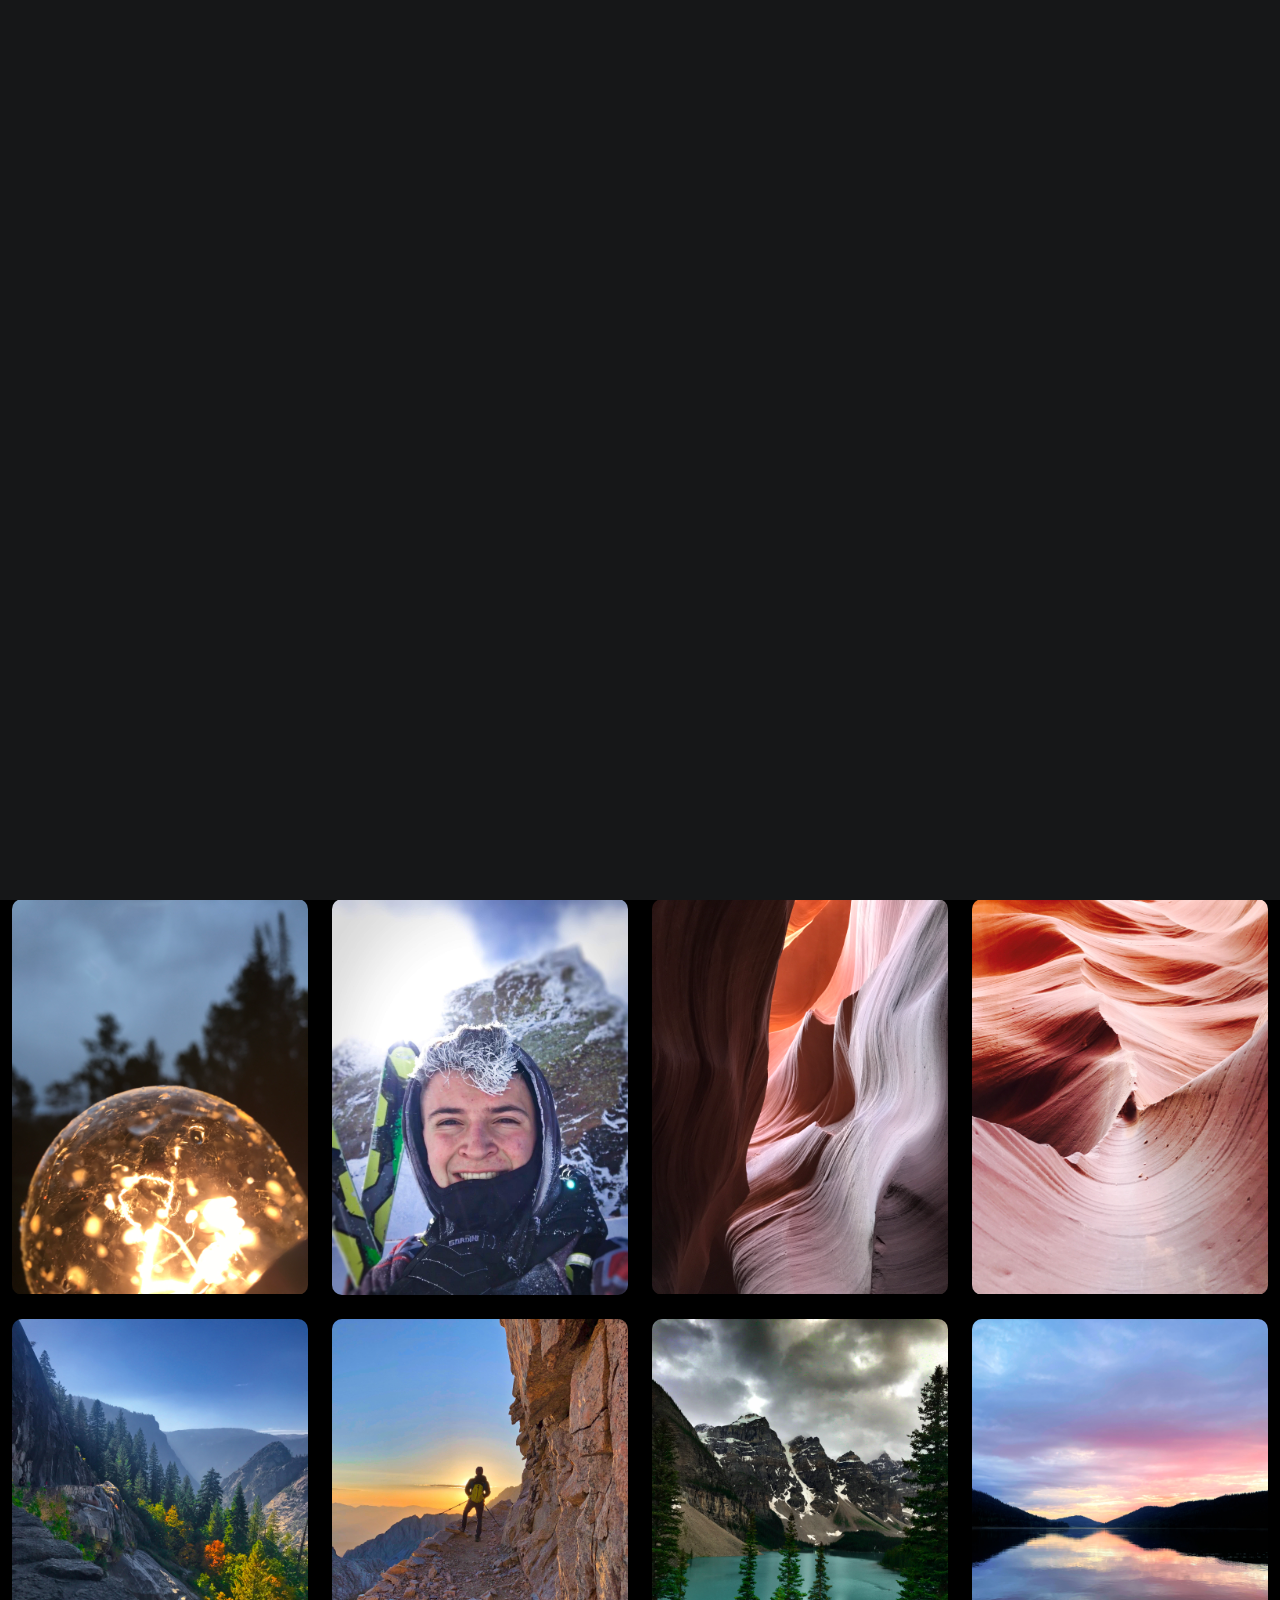
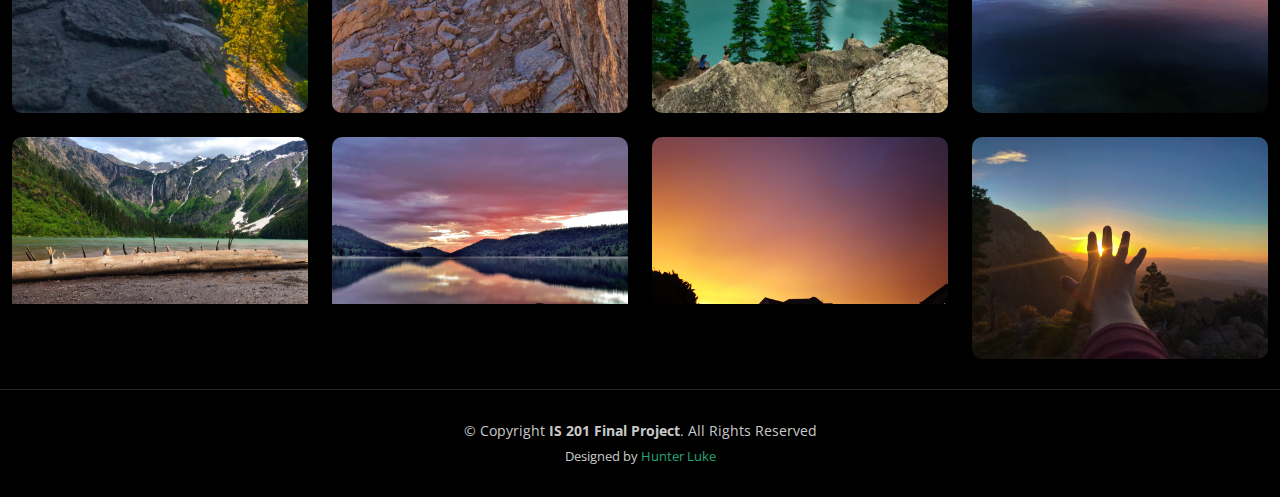
<file: index.html>
<!DOCTYPE html>
<html lang="en">

<head>
  <meta charset="utf-8">
  <meta content="width=device-width, initial-scale=1.0" name="viewport">

  <title>Lucky Shot</title>
  <meta content="" name="description">
  <meta content="" name="keywords">

  <!-- Favicons -->
  <link href="img/favicon.png" rel="icon">
  <link href="img/apple-touch-icon.png" rel="apple-touch-icon">

  <!-- Google Fonts -->
  <link rel="preconnect" href="https://fonts.googleapis.com">
  <link rel="preconnect" href="https://fonts.gstatic.com" crossorigin>
  <link href="https://fonts.googleapis.com/css2?family=Open+Sans:ital,wght@0,300;0,400;0,500;0,600;0,700;1,300;1,400;1,600;1,700&family=Inter:ital,wght@0,300;0,400;0,500;0,600;0,700;1,300;1,400;1,500;1,600;1,700&family=Cardo:ital,wght@0,400;0,700;1,400&display=swap" rel="stylesheet">

  <!-- Vendor CSS Files -->
  <link href="vendor/bootstrap/css/bootstrap.min.css" rel="stylesheet">
  <link href="vendor/bootstrap-icons/bootstrap-icons.css" rel="stylesheet">
  <link href="vendor/swiper/swiper-bundle.min.css" rel="stylesheet">
  <link href="vendor/glightbox/css/glightbox.min.css" rel="stylesheet">
  <link href="vendor/aos/aos.css" rel="stylesheet">

  <!-- Template Main CSS File -->
  <link href="css/main.css" rel="stylesheet">
  <link href="css/overwrite.css" rel="stylesheet>"

  <!-- =======================================================
  * Template Name: PhotoFolio - v1.1.1
  * Template URL: https://bootstrapmade.com/photofolio-bootstrap-photography-website-template/
  * Author: BootstrapMade.com
  * License: https://bootstrapmade.com/license/
  ======================================================== -->
</head>

<body>

  <!-- ======= Header ======= -->
  <header id="header" class="header d-flex align-items-center fixed-top">
    <div class="container-fluid d-flex align-items-center justify-content-between">

      <a href="index.html" class="logo d-flex align-items-center  me-auto me-lg-0">
        <!-- Uncomment the line below if you also wish to use an image logo -->
        <!-- <img src="assets/img/logo.png" alt=""> -->
        <i class="bi bi-camera"></i>
        <h1>Lucky Shot</h1>
      </a>

      <nav id="navbar" class="navbar">
          <a href="index.html" class="active">Home</a>
          <a href="about.html" >About</a>
          <a href="contact.html">Contact</a>
          <a href="resume.html">Resume</a>
      </nav><!-- .navbar -->

      <div class="header-social-links">
        <a href="https://twitter.com/" target="blank" class="twitter"><i class="bi bi-twitter"></i></a>
        <a href="https://www.facebook.com/" target="blank" class="facebook"><i class="bi bi-facebook"></i></a>
        <a href="https://www.instagram.com/" target="blank" class="instagram"><i class="bi bi-instagram"></i></a>
        <a href="https://www.linkedin.com/" target="blank" class="linkedin"><i class="bi bi-linkedin"></i></i></a>
      </div>
      <i class="mobile-nav-toggle mobile-nav-show bi bi-list"></i>
      <i class="mobile-nav-toggle mobile-nav-hide d-none bi bi-x"></i>

    </div>
  </header><!-- End Header -->

  <!-- ======= Hero Section ======= -->
  <section id="hero" class="hero d-flex flex-column justify-content-center align-items-center" data-aos="fade" data-aos-delay="1500">
    <div class="container">
      <div class="row justify-content-center">
        <div class="col-lg-6 text-center">
          <h2><span>Hunter Luke</span><br></h2>
          <h3>Your next <br>
            <span style="font-size: smaller; font-style: italic">(and best)</span>
            <br>
            Adventure Photographer.</h3>
          <section class="gallery">
            <div class="container-fluid">
              <div class="row gy-4 justify-content-center">
                <div class="col-xl-3 col-lg-4 col-md-6">
                  <div class="gallery-item h-100">
                    <img src="images/IMG_6851_polarr.jpg" class="img-fluid" alt="">
                  </div>
                </div>
              </div>
            </div>
          </section>
          <a href="about.html" class="btn-get-started">About Me</a>
        </div>
      </div>
    </div>
  </section><!-- End Hero Section -->



  <main id="main" data-aos="fade" data-aos-delay="1500">

    <!-- ======= Gallery Section ======= -->
    <section id="gallery" class="gallery">
      <div class="container-fluid">
        <div class="row gy-4 justify-content-center">

          <div class="col-xl-3 col-lg-4 col-md-6">
            <div class="gallery-item h-100">
              <img src="images/IMG_3687.JPG" class="img-fluid" alt="">
              <div class="gallery-links d-flex align-items-center justify-content-center">
                <a href="images/IMG_3687.JPG" title="Gallery 1" class="glightbox preview-link"><i class="bi bi-arrows-angle-expand"></i></a>
              </div>
            </div>
          </div><!-- End Gallery Item -->
          <div class="col-xl-3 col-lg-4 col-md-6">
            <div class="gallery-item h-100">
              <img src="images/IMG_8610.jpg" class="img-fluid" alt="">
              <div class="gallery-links d-flex align-items-center justify-content-center">
                <a href="images/IMG_8610.jpg" title="Gallery 16" class="glightbox preview-link"><i class="bi bi-arrows-angle-expand"></i></a>
              </div>
            </div>
          </div><!-- End Gallery Item -->
          <div class="col-xl-3 col-lg-4 col-md-6">
            <div class="gallery-item h-100">
              <img src="images/IMG_6193.JPG" class="img-fluid" alt="">
              <div class="gallery-links d-flex align-items-center justify-content-center">
                <a href="images/IMG_6193.JPG" title="Gallery 6" class="glightbox preview-link"><i class="bi bi-arrows-angle-expand"></i></a>
              </div>
            </div>
          </div><!-- End Gallery Item -->
          <div class="col-xl-3 col-lg-4 col-md-6">
            <div class="gallery-item h-100">
              <img src="images/IMG_9319.PNG" class="img-fluid" alt="">
              <div class="gallery-links d-flex align-items-center justify-content-center">
                <a href="images/IMG_9319.PNG" title="Gallery 15" class="glightbox preview-link"><i class="bi bi-arrows-angle-expand"></i></a>
              </div>
            </div>
          </div><!-- End Gallery Item -->
          <div class="col-xl-3 col-lg-4 col-md-6">
            <div class="gallery-item h-100">
              <img src="images/IMG_5724.JPG" class="img-fluid" alt="">
              <div class="gallery-links d-flex align-items-center justify-content-center">
                <a href="images/IMG_5724.JPG" title="Gallery 2" class="glightbox preview-link"><i class="bi bi-arrows-angle-expand"></i></a>
              </div>
            </div>
          </div><!-- End Gallery Item -->
          <div class="col-xl-3 col-lg-4 col-md-6">
            <div class="gallery-item h-100">
              <img src="images/IMG_6242.JPG" class="img-fluid" alt="">
              <div class="gallery-links d-flex align-items-center justify-content-center">
                <a href="images/IMG_6242.JPG" title="Gallery 3" class="glightbox preview-link"><i class="bi bi-arrows-angle-expand"></i></a>
              </div>
            </div>
          </div><!-- End Gallery Item -->
          <div class="col-xl-3 col-lg-4 col-md-6">
            <div class="gallery-item h-100">
              <img src="images/IMG_6199.JPG" class="img-fluid" alt="">
              <div class="gallery-links d-flex align-items-center justify-content-center">
                <a href="images/IMG_6199.JPG" title="Gallery 4" class="glightbox preview-link"><i class="bi bi-arrows-angle-expand"></i></a>
              </div>
            </div>
          </div><!-- End Gallery Item -->
          <div class="col-xl-3 col-lg-4 col-md-6">
            <div class="gallery-item h-100">
              <img src="images/IMG_6184.JPG" class="img-fluid" alt="">
              <div class="gallery-links d-flex align-items-center justify-content-center">
                <a href="images/IMG_6184.JPG" title="Gallery 7" class="glightbox preview-link"><i class="bi bi-arrows-angle-expand"></i></a>
              </div>
            </div>
          </div><!-- End Gallery Item -->
          <div class="col-xl-3 col-lg-4 col-md-6">
            <div class="gallery-item h-100">
              <img src="images/IMG_3546.JPG" class="img-fluid" alt="">
              <div class="gallery-links d-flex align-items-center justify-content-center">
                <a href="images/IMG_3546.JPG" title="Gallery 7" class="glightbox preview-link"><i class="bi bi-arrows-angle-expand"></i></a>
              </div>
            </div>
          </div><!-- End Gallery Item -->
          <div class="col-xl-3 col-lg-4 col-md-6">
            <div class="gallery-item h-100">
              <img src="images/IMG_4395_polarr.jpg" class="img-fluid" alt="">
              <div class="gallery-links d-flex align-items-center justify-content-center">
                <a href="images/IMG_4395_polarr.jpg" title="Gallery 11" class="glightbox preview-link"><i class="bi bi-arrows-angle-expand"></i></a>
              </div>
            </div>
          </div><!-- End Gallery Item -->
          <div class="col-xl-3 col-lg-4 col-md-6">
            <div class="gallery-item h-100">
              <img src="images/IMG_2048.JPG" class="img-fluid" alt="">
              <div class="gallery-links d-flex align-items-center justify-content-center">
                <a href="images/IMG_2048.JPG" title="Gallery 14" class="glightbox preview-link"><i class="bi bi-arrows-angle-expand"></i></a>
              </div>
            </div>
          </div><!-- End Gallery Item -->
          <div class="col-xl-3 col-lg-4 col-md-6">
            <div class="gallery-item h-100">
              <img src="images/Snapseed 9.jpg" class="img-fluid" alt="">
              <div class="gallery-links d-flex align-items-center justify-content-center">
                <a href="images/Snapseed 9.jpg" title="Gallery 8" class="glightbox preview-link"><i class="bi bi-arrows-angle-expand"></i></a>
              </div>
            </div>
          </div><!-- End Gallery Item -->
          <div class="col-xl-3 col-lg-4 col-md-6">
            <div class="gallery-item h-100">
              <img src="images/IMG_1447.TIF" class="img-fluid" alt="">
              <div class="gallery-links d-flex align-items-center justify-content-center">
                <a href="images/IMG_1447.TIF" title="Gallery 5" class="glightbox preview-link"><i class="bi bi-arrows-angle-expand"></i></a>
              </div>
            </div>
          </div><!-- End Gallery Item -->
          <div class="col-xl-3 col-lg-4 col-md-6">
            <div class="gallery-item h-100">
              <img src="images/FullSizeRender 7.jpg" class="img-fluid" alt="">
              <div class="gallery-links d-flex align-items-center justify-content-center">
                <a href="images/FullSizeRender 7.jpg" title="Gallery 12" class="glightbox preview-link"><i class="bi bi-arrows-angle-expand"></i></a>
              </div>
            </div>
          </div><!-- End Gallery Item -->
          <div class="col-xl-3 col-lg-4 col-md-6">
            <div class="gallery-item h-100">
              <img src="images/DJI_0239 2.JPG" class="img-fluid" alt="">
              <div class="gallery-links d-flex align-items-center justify-content-center">
                <a href="images/DJI_0239 2.JPG" title="Gallery 12" class="glightbox preview-link"><i class="bi bi-arrows-angle-expand"></i></a>
              </div>
            </div>
          </div><!-- End Gallery Item -->
          <div class="col-xl-3 col-lg-4 col-md-6">
            <div class="gallery-item h-100">
              <img src="images/IMG_3138.JPG" class="img-fluid" alt="">
              <div class="gallery-links d-flex align-items-center justify-content-center">
                <a href="images/IMG_3138.JPG" title="Gallery 12" class="glightbox preview-link"><i class="bi bi-arrows-angle-expand"></i></a>
              </div>
            </div>
          </div><!-- End Gallery Item -->



        </div>

      </div>
    </section><!-- End Gallery Section -->

  </main><!-- End #main -->

  <!-- ======= Footer ======= -->
  <footer id="footer" class="footer">
    <div class="container">
      <div class="copyright">
        &copy; Copyright <strong><span>IS 201 Final Project</span></strong>. All Rights Reserved
      </div>
      <div class="credits">
        <!-- All the links in the footer should remain intact. -->
        <!-- You can delete the links only if you purchased the pro version. -->
        <!-- Licensing information: https://bootstrapmade.com/license/ -->
        <!-- Purchase the pro version with working PHP/AJAX contact form: https://bootstrapmade.com/photofolio-bootstrap-photography-website-template/ -->
        Designed by <a href="https://bootstrapmade.com/">Hunter Luke</a>
      </div>
    </div>
  </footer><!-- End Footer -->

  <a href="#" class="scroll-top d-flex align-items-center justify-content-center"><i class="bi bi-arrow-up-short"></i></a>

  <div id="preloader">
    <div class="line"></div>
  </div>

  <!-- Vendor JS Files -->
  <script src="vendor/bootstrap/js/bootstrap.bundle.min.js"></script>
  <script src="vendor/swiper/swiper-bundle.min.js"></script>
  <script src="vendor/glightbox/js/glightbox.min.js"></script>
  <script src="vendor/aos/aos.js"></script>
  <script src="vendor/php-email-form/validate.js"></script>

  <!-- Template Main JS File -->
  <script src="js/main.js"></script>

</body>

</html>
</file>
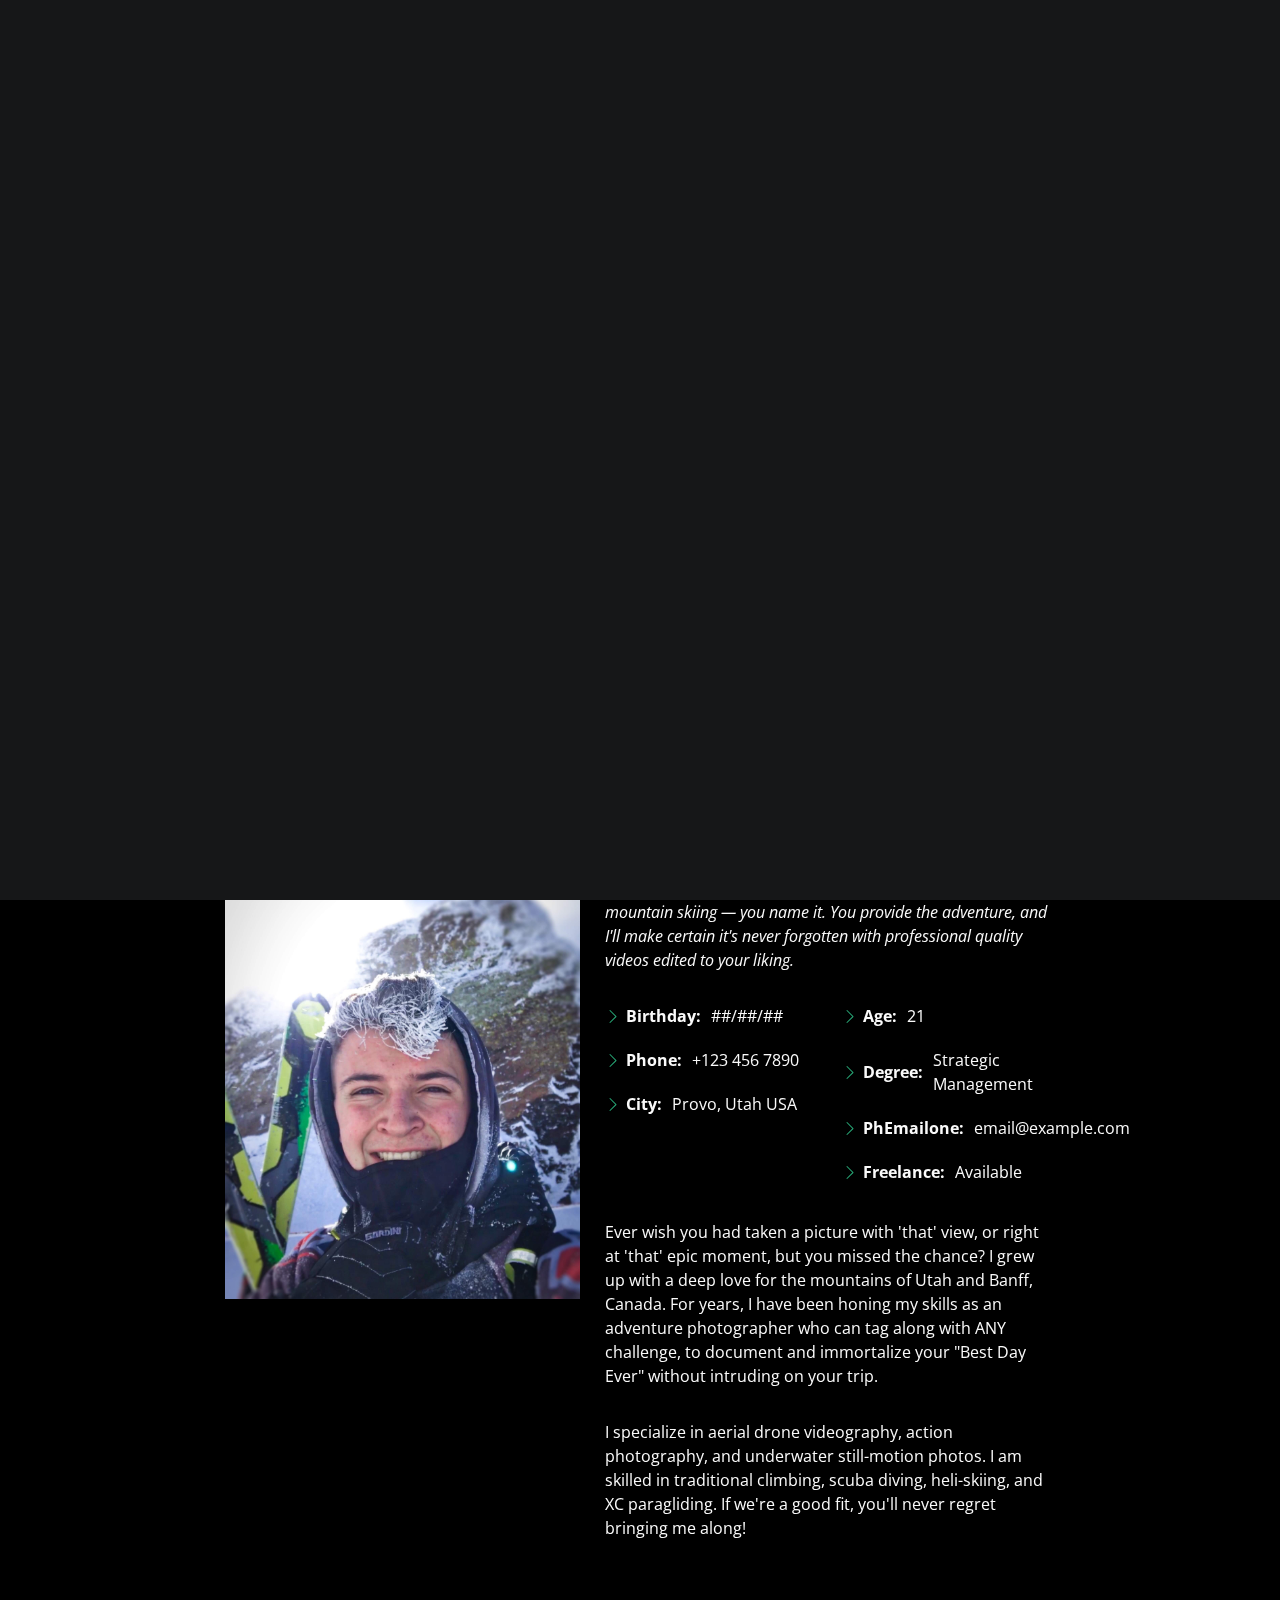
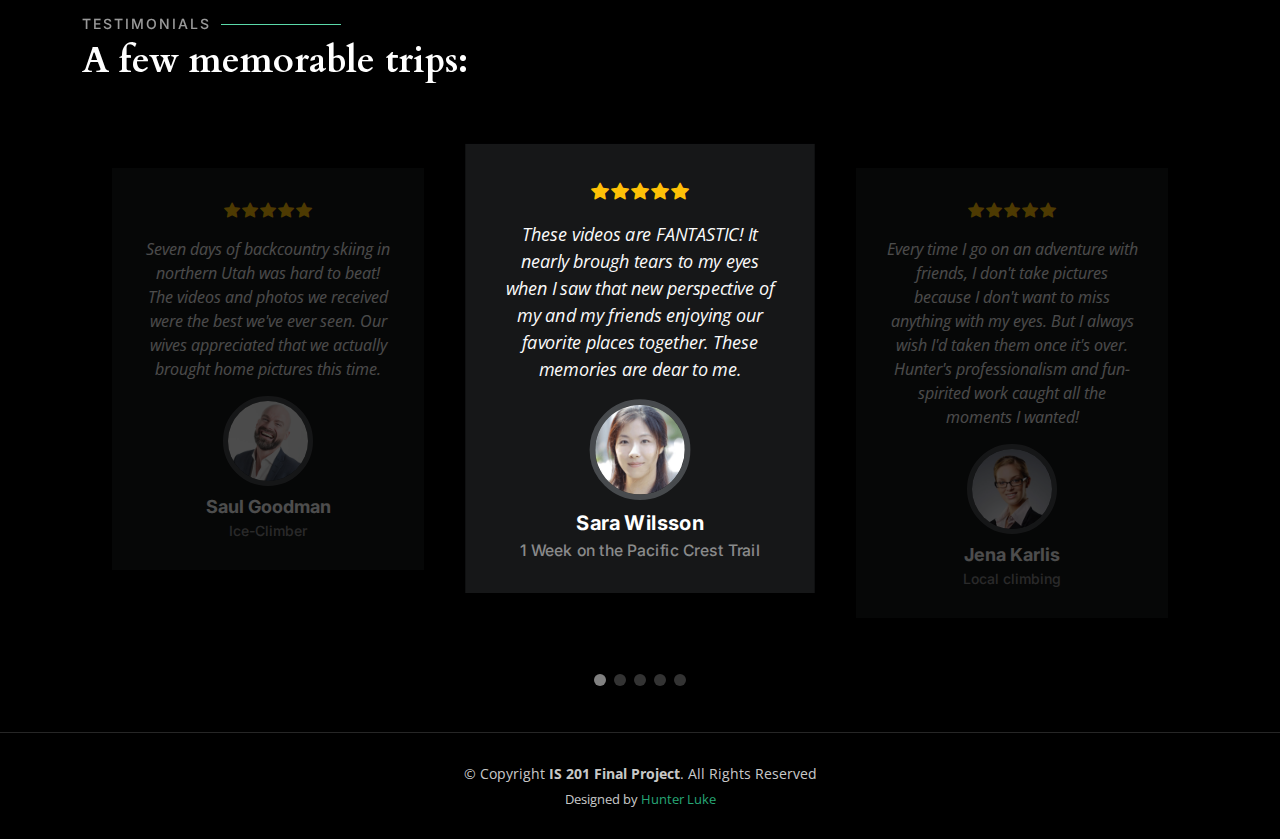
<file: about.html>
<!DOCTYPE html>
<html lang="en">

<head>
  <meta charset="utf-8">
  <meta content="width=device-width, initial-scale=1.0" name="viewport">

  <title>About Me</title>
  <meta content="" name="description">
  <meta content="" name="keywords">

  <!-- Favicons -->
  <link href="img/favicon.png" rel="icon">
  <link href="img/apple-touch-icon.png" rel="apple-touch-icon">

  <!-- Google Fonts -->
  <link rel="preconnect" href="https://fonts.googleapis.com">
  <link rel="preconnect" href="https://fonts.gstatic.com" crossorigin>
  <link href="https://fonts.googleapis.com/css2?family=Open+Sans:ital,wght@0,300;0,400;0,500;0,600;0,700;1,300;1,400;1,600;1,700&family=Inter:ital,wght@0,300;0,400;0,500;0,600;0,700;1,300;1,400;1,500;1,600;1,700&family=Cardo:ital,wght@0,400;0,700;1,400&display=swap" rel="stylesheet">

  <!-- Vendor CSS Files -->
  <link href="vendor/bootstrap/css/bootstrap.min.css" rel="stylesheet">
  <link href="vendor/bootstrap-icons/bootstrap-icons.css" rel="stylesheet">
  <link href="vendor/swiper/swiper-bundle.min.css" rel="stylesheet">
  <link href="vendor/glightbox/css/glightbox.min.css" rel="stylesheet">
  <link href="vendor/aos/aos.css" rel="stylesheet">

  <!-- Template Main CSS File -->
  <link href="css/main.css" rel="stylesheet">

  <!-- =======================================================
  * Template Name: PhotoFolio - v1.1.1
  * Template URL: https://bootstrapmade.com/photofolio-bootstrap-photography-website-template/
  * Author: BootstrapMade.com
  * License: https://bootstrapmade.com/license/
  ======================================================== -->
</head>

<body>

  <!-- ======= Header ======= -->
  <header id="header" class="header d-flex align-items-center fixed-top">
    <div class="container-fluid d-flex align-items-center justify-content-between">

      <a href="index.html" class="logo d-flex align-items-center  me-auto me-lg-0">
        <!-- Uncomment the line below if you also wish to use an image logo -->
        <!-- <img src="assets/img/logo.png" alt=""> -->
        <i class="bi bi-camera"></i>
        <h1>Lucky Shot</h1>
      </a>

      <nav id="navbar" class="navbar">
        <ul>
          <li><a href="index.html">Home</a></li>
          <li><a href="about.html" class="active">About</a></li>
          <li><a href="contact.html">Contact</a></li>
          <a href="resume.html">Resume</a>
        </ul>
      </nav><!-- .navbar -->

      <div class="header-social-links">
        <a href="https://twitter.com/" target="blank" class="twitter"><i class="bi bi-twitter"></i></a>
        <a href="https://www.facebook.com/" target="blank" class="facebook"><i class="bi bi-facebook"></i></a>
        <a href="https://www.instagram.com/" target="blank" class="instagram"><i class="bi bi-instagram"></i></a>
        <a href="https://www.linkedin.com/" target="blank" class="linkedin"><i class="bi bi-linkedin"></i></i></a>
      </div>
      <i class="mobile-nav-toggle mobile-nav-show bi bi-list"></i>
      <i class="mobile-nav-toggle mobile-nav-hide d-none bi bi-x"></i>

    </div>
  </header><!-- End Header -->

  <main id="main" data-aos="fade" data-aos-delay="1500">

    <!-- ======= End Page Header ======= -->
    <div class="page-header d-flex align-items-center">
      <div class="container position-relative">
        <div class="row d-flex justify-content-center">
          <div class="col-lg-6 text-center">
            <h2>Your Next Drone Pilot</h2>
            <p>At your service </p>
          </div>
        </div>
      </div>
    </div>
    <center>
      <iframe width="660" height="415" src="https://www.youtube.com/embed/tPTZ3TrEWCU"
              title="YouTube video player" frameborder="0" allow="accelerometer; autoplay; clipboard-write; encrypted-media; gyroscope; picture-in-picture"
              allowfullscreen>
      </iframe>
      <!--
      <video width="800" class="img-fluid" style="position: center" controls>
        <source src="vids/2.MOV" type="video/mp4">
      </video>-->
    </center>
      <p>&nbsp</p>

    <!-- ======= About Section ======= -->
    <section id="about" class="about">
      <div class="container">

        <div class="row gy-4 justify-content-center">
          <div class="col-lg-4">
            <img src="images/IMG_6242.JPG" class="img-fluid" alt="">
          </div>
          <div class="col-lg-5 content">
            <h2>Backcountry Aerial Videography</h2>
            <p class="fst-italic py-3">
              Hiking cross-country, summiting a peak, climbing a cliff, big-mountain skiing — you name it. You provide the adventure, and I'll make certain it's never forgotten with professional quality videos edited to your liking.
            </p>
            <div class="row">
              <div class="col-lg-6">
                <ul>
                  <li><i class="bi bi-chevron-right"></i> <strong>Birthday:</strong> <span>##/##/##</span></li>
                  <li><i class="bi bi-chevron-right"></i> <strong>Phone:</strong> <span>+123 456 7890</span></li>
                  <li><i class="bi bi-chevron-right"></i> <strong>City:</strong> <span>Provo, Utah USA</span></li>
                </ul>
              </div>
              <div class="col-lg-6">
                <ul>
                  <li><i class="bi bi-chevron-right"></i> <strong>Age:</strong> <span>21</span></li>
                  <li><i class="bi bi-chevron-right"></i> <strong>Degree:</strong> <span>Strategic Management</span></li>
                  <li><i class="bi bi-chevron-right"></i> <strong>PhEmailone:</strong> <span>email@example.com</span></li>
                  <li><i class="bi bi-chevron-right"></i> <strong>Freelance:</strong> <span>Available</span></li>
                </ul>
              </div>
            </div>
            <p class="py-3">
              Ever wish you had taken a picture with 'that' view, or right at 'that' epic moment, but you missed the chance?  I grew up with a deep love for the mountains of Utah and Banff, Canada. For years, I have been honing my skills as an adventure photographer who can tag along with ANY challenge, to document and immortalize your "Best Day Ever" without intruding on your trip.
            </p>
            <p class="m-0">
              I specialize in aerial drone videography, action photography, and underwater still-motion photos. I am skilled in traditional climbing, scuba diving, heli-skiing, and XC paragliding. If we're a good fit, you'll never regret bringing me along!
            </p>
          </div>
        </div>

      </div>
    </section><!-- End About Section -->

    <!-- ======= Testimonials Section ======= -->
    <section id="testimonials" class="testimonials">
      <div class="container">

        <div class="section-header">
          <h2>Testimonials</h2>
          <p>A few memorable trips:</p>
        </div>

        <div class="slides-3 swiper">
          <div class="swiper-wrapper">

            <div class="swiper-slide">
              <div class="testimonial-item">
                <div class="stars">
                  <i class="bi bi-star-fill"></i><i class="bi bi-star-fill"></i><i class="bi bi-star-fill"></i><i class="bi bi-star-fill"></i><i class="bi bi-star-fill"></i>
                </div>
                <p>
                  Seven days of backcountry skiing in northern Utah was hard to beat! The videos and photos we received were the best we've ever seen. Our wives appreciated that we actually brought home pictures this time.
                </p>
                <div class="profile mt-auto">
                  <img src="img/testimonials/testimonials-1.jpg" class="testimonial-img" alt="">
                  <h3>Saul Goodman</h3>
                  <h4>Ice-Climber</h4>
                </div>
              </div>
            </div><!-- End testimonial item -->

            <div class="swiper-slide">
              <div class="testimonial-item">
                <div class="stars">
                  <i class="bi bi-star-fill"></i><i class="bi bi-star-fill"></i><i class="bi bi-star-fill"></i><i class="bi bi-star-fill"></i><i class="bi bi-star-fill"></i>
                </div>
                <p>
                  These videos are FANTASTIC! It nearly brough tears to my eyes when I saw that new perspective of my and my friends enjoying our favorite places together. These memories are dear to me.
                </p>
                <div class="profile mt-auto">
                  <img src="img/testimonials/testimonials-2.jpg" class="testimonial-img" alt="">
                  <h3>Sara Wilsson</h3>
                  <h4>1 Week on the Pacific Crest Trail</h4>
                </div>
              </div>
            </div><!-- End testimonial item -->

            <div class="swiper-slide">
              <div class="testimonial-item">
                <div class="stars">
                  <i class="bi bi-star-fill"></i><i class="bi bi-star-fill"></i><i class="bi bi-star-fill"></i><i class="bi bi-star-fill"></i><i class="bi bi-star-fill"></i>
                </div>
                <p>
                  Every time I go on an adventure with friends, I don't take pictures because I don't want to miss anything with my eyes. But I always wish I'd taken them once it's over. Hunter's professionalism and fun-spirited work caught all the moments I wanted!
                </p>
                <div class="profile mt-auto">
                  <img src="img/testimonials/testimonials-3.jpg" class="testimonial-img" alt="">
                  <h3>Jena Karlis</h3>
                  <h4>Local climbing</h4>
                </div>
              </div>
            </div><!-- End testimonial item -->

            <div class="swiper-slide">
              <div class="testimonial-item">
                <div class="stars">
                  <i class="bi bi-star-fill"></i><i class="bi bi-star-fill"></i><i class="bi bi-star-fill"></i><i class="bi bi-star-fill"></i><i class="bi bi-star-fill"></i>
                </div>
                <p>
                  RAD. I was astounded. It was like we had our own National Geographic documentary crew, but without the hassle and bother!
                </p>
                <div class="profile mt-auto">
                  <img src="img/testimonials/testimonials-4.jpg" class="testimonial-img" alt="">
                  <h3>Matt Brandon</h3>
                  <h4>Trip to Everest base camp.</h4>
                </div>
              </div>
            </div><!-- End testimonial item -->

            <div class="swiper-slide">
              <div class="testimonial-item">
                <div class="stars">
                  <i class="bi bi-star-fill"></i><i class="bi bi-star-fill"></i><i class="bi bi-star-fill"></i><i class="bi bi-star-fill"></i><i class="bi bi-star-fill"></i>
                </div>
                <p>
                  I was afraid he wouldn't be able to fly a drone over water to catch our boating moments, but boy was I wrong. These are great.
                </p>
                <div class="profile mt-auto">
                  <img src="img/testimonials/testimonials-5.jpg" class="testimonial-img" alt="">
                  <h3>John Larson</h3>
                  <h4>Lake Powell Trip</h4>
                </div>
              </div>
            </div><!-- End testimonial item -->

          </div>
          <div class="swiper-pagination"></div>
        </div>

      </div>
    </section><!-- End Testimonials Section -->

  </main><!-- End #main -->

  <!-- ======= Footer ======= -->
  <footer id="footer" class="footer">
    <div class="container">
      <div class="copyright">
        &copy; Copyright <strong><span>IS 201 Final Project</span></strong>. All Rights Reserved
      </div>
      <div class="credits">
        <!-- All the links in the footer should remain intact. -->
        <!-- You can delete the links only if you purchased the pro version. -->
        <!-- Licensing information: https://bootstrapmade.com/license/ -->
        <!-- Purchase the pro version with working PHP/AJAX contact form: https://bootstrapmade.com/photofolio-bootstrap-photography-website-template/ -->
        Designed by <a href="https://bootstrapmade.com/">Hunter Luke</a>
      </div>
    </div>
  </footer><!-- End Footer -->

  <a href="#" class="scroll-top d-flex align-items-center justify-content-center"><i class="bi bi-arrow-up-short"></i></a>

  <div id="preloader">
    <div class="line"></div>
  </div>

  <!-- Vendor JS Files -->
  <script src="vendor/bootstrap/js/bootstrap.bundle.min.js"></script>
  <script src="vendor/swiper/swiper-bundle.min.js"></script>
  <script src="vendor/glightbox/js/glightbox.min.js"></script>
  <script src="vendor/aos/aos.js"></script>
  <script src="vendor/php-email-form/validate.js"></script>

  <!-- Template Main JS File -->
  <script src="js/main.js"></script>

</body>

</html>
</file>
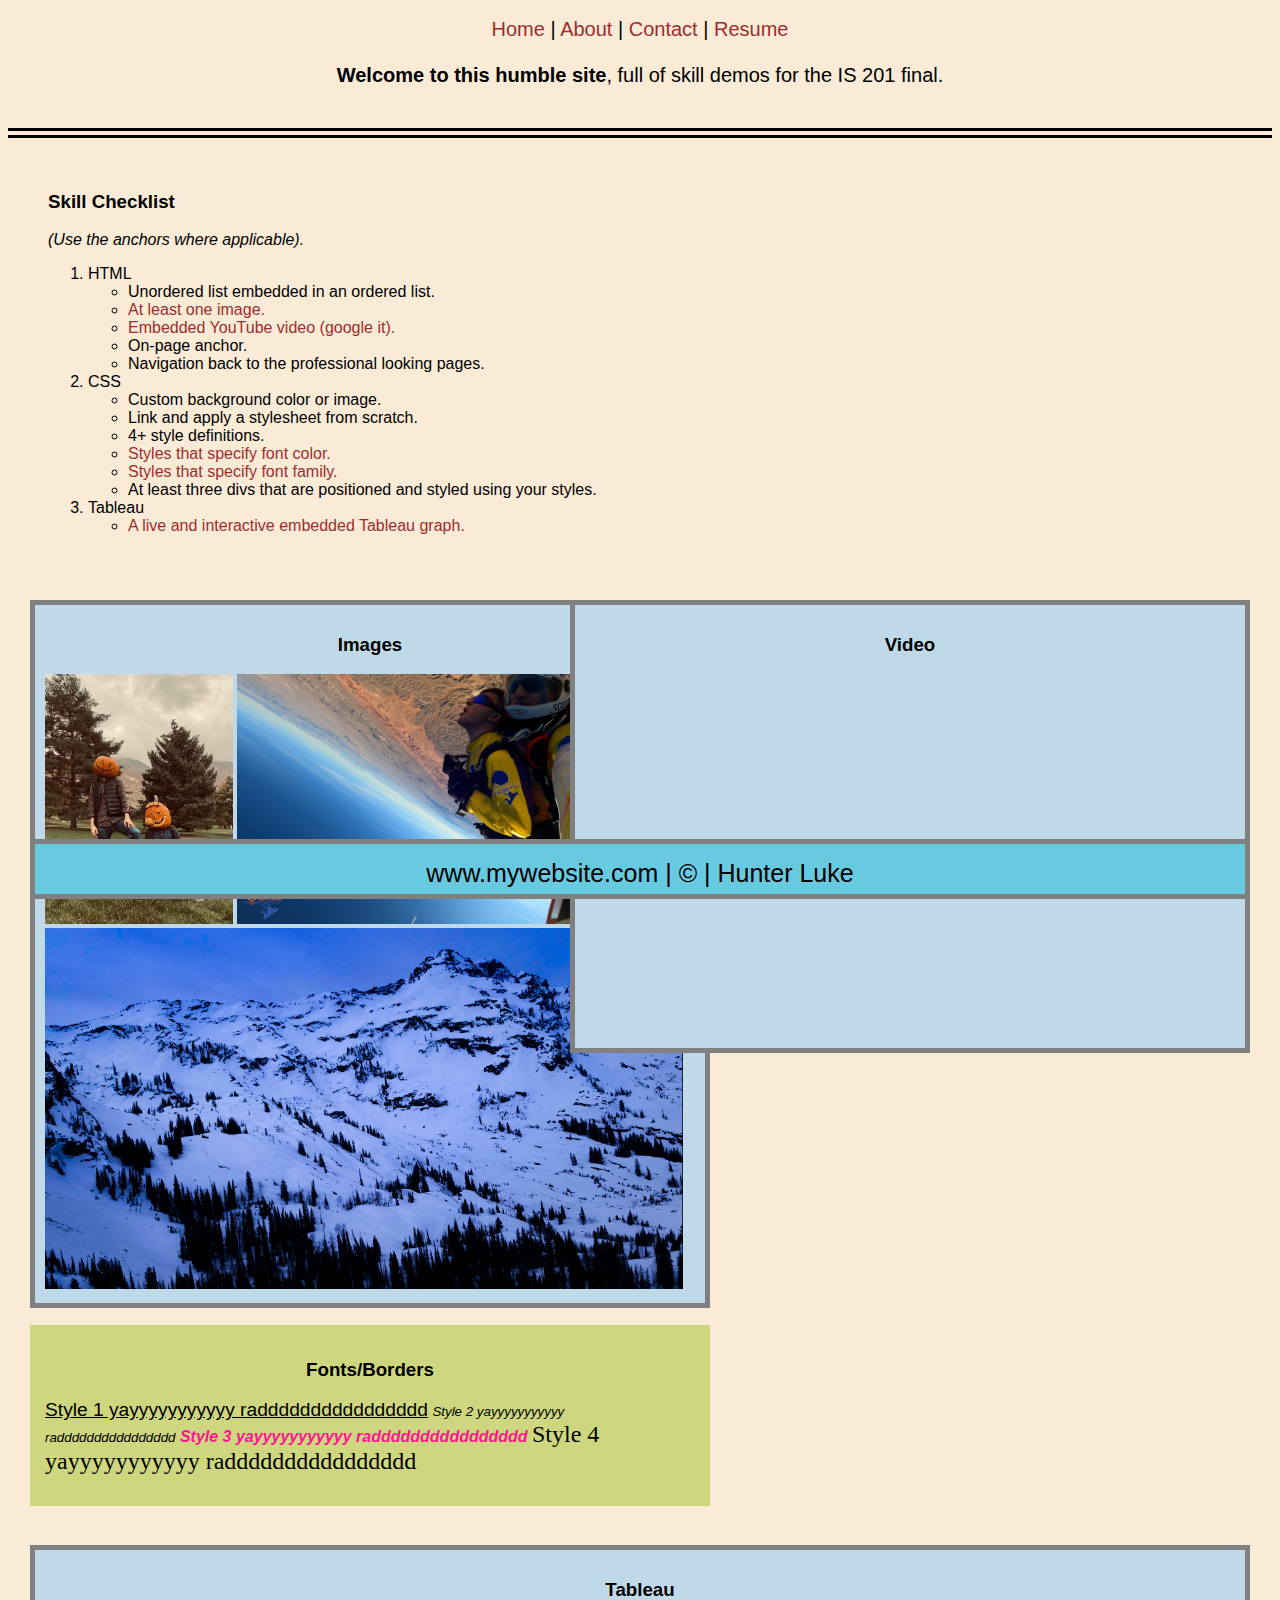
<file: FromScratch.html>
<!DOCTYPE html>
<html lang="en">
<head>
    <meta charset="UTF-8">
    <title>From-scratch Page</title>
    <link rel="stylesheet" href="css/fromscratch.css">
</head>


<body>
    <div class="header center">
        <a href="index.html" class="active">Home</a>  |
        <a href="about.html" >About</a>  |
        <a href="contact.html">Contact</a>  |
        <a href="resume.html">Resume</a>
        <br><br><span class="bold">Welcome to this humble site</span>, full of skill demos for the IS 201 final.
    </div>
    <p>&nbsp</p>
    
    
    <div class="checklist">
        <h3>Skill Checklist</h3>
        <span class="italic"> (Use the anchors where applicable).</span><br>
        <ol>
            <li>HTML</li>
                <ul>
                    <li>Unordered list embedded in an ordered list.</li>
                    <li><a href="#image">At least one image.</a></li>
                    <li><a href="#video">Embedded YouTube video (google it).</a></li>
                    <li>On-page anchor.</li>
                    <li>Navigation back to the professional looking pages.</li>
                </ul>
            <li>CSS</li>
                <ul>
                    <li>Custom background color or image.</li>
                    <li>Link and apply a stylesheet from scratch.</li>
                    <li>4+ style definitions.</li>
                    <li><a href="#fonts"> Styles that specify font color.</a></li>
                    <li><a href="#fonts"> Styles that specify font family.</a></li>
                    <li>At least three divs that are positioned and styled using your styles.</li>
                </ul>
            <li>Tableau</li>
                <ul>
                    <li><a href="#tab">A live and interactive embedded Tableau graph.</a></li>
                </ul>
        </ol>
        <p>&nbsp</p>
    </div>
    

    <div id="image" class="common images-body">
        <h3 class="center">Images</h3>
        <img src="images/IMG_8814_Original 2.jpg" height="250" alt="pumpkin heads">
        <img src="images/Hunter Luke-0087.jpg" height="250" alt="skydiving">
        <img src="images/IMG_8610.jpg" width="638" alt="snowy mountain">
    </div>


    <div id="video" class="common video-body">
        <h3 class="center">Video</h3>
        <iframe width="650" height="360" src="https://www.youtube.com/embed/M8KmqaJvgpE"
                title="YouTube video player" frameborder="0" allow="accelerometer; autoplay;
                clipboard-write; encrypted-media; gyroscope; picture-in-picture" allowfullscreen>
        </iframe>
    </div>

    <div id="fonts" class="specialborder fonts-body">
        <h3 class="center">Fonts/Borders</h3>
        <p> <span class="text1">Style 1 yayyyyyyyyyyy radddddddddddddddd</span>
            <span class="text2">Style 2 yayyyyyyyyyyy radddddddddddddddd</span>
            <span class="text3">Style 3 yayyyyyyyyyyy radddddddddddddddd</span>
            <span class="text4">Style 4 yayyyyyyyyyyy radddddddddddddddd</span></p>
    </div>

    <div id="tab" class="common tableau-body">
        <h3 class="center">Tableau</h3>
        <div class='tableauPlaceholder' id='viz1670473739222' style='position: relative'>
            <noscript>
                <a href='#'><img alt='Is Your County Obese?
            Select your county to see how it compares with other counties in the country                         '
                                 src='https:&#47;&#47;public.tableau.com&#47;static&#47;images&#47;Re&#47;Regional_16704324967360&#47;Obesity&#47;1_rss.png' style='border: none' />
                </a>
            </noscript>
            <object class='tableauViz'  style='display:none;'>
                <param name='host_url' value='https%3A%2F%2Fpublic.tableau.com%2F' />
                <param name='embed_code_version' value='3' />
                <param name='site_root' value='' /><param name='name' value='Regional_16704324967360&#47;Obesity' />
                <param name='tabs' value='no' />
                <param name='toolbar' value='yes' />
                <param name='static_image' value='https:&#47;&#47;public.tableau.com&#47;static&#47;images&#47;Re&#47;Regional_16704324967360&#47;Obesity&#47;1.png' />
                <param name='animate_transition' value='yes' />
                <param name='display_static_image' value='yes' />
                <param name='display_spinner' value='yes' />
                <param name='display_overlay' value='yes' />
                <param name='display_count' value='yes' />
                <param name='language' value='en-US' />
            </object>
        </div>
        <script type='text/javascript'>
            var divElement = document.getElementById('viz1670473739222');
            var vizElement = divElement.getElementsByTagName('object')[0];
            if ( divElement.offsetWidth > 800 ) { vizElement.style.width='100%';vizElement.style.height=(divElement.offsetWidth*0.75)+'px';}
            else if ( divElement.offsetWidth > 500 ) { vizElement.style.width='100%';vizElement.style.height=(divElement.offsetWidth*0.75)+'px';}
            else { vizElement.style.width='100%';vizElement.style.height='827px';}
            var scriptElement = document.createElement('script');
            scriptElement.src = 'https://public.tableau.com/javascripts/api/viz_v1.js';
            vizElement.parentNode.insertBefore(scriptElement, vizElement);
        </script>
        <div class="center">
            <p>&nbsp</p>
            <a href="#top"><span style="font-weight: bold">Back to top</span></a>
            <p>&nbsp</p>
            <p>&nbsp</p>
            <p>&nbsp</p>
        </div>

    </div>

    <div class="common footer">
        www.mywebsite.com | &copy; | Hunter Luke
    </div>

</body>
</html>
</file>
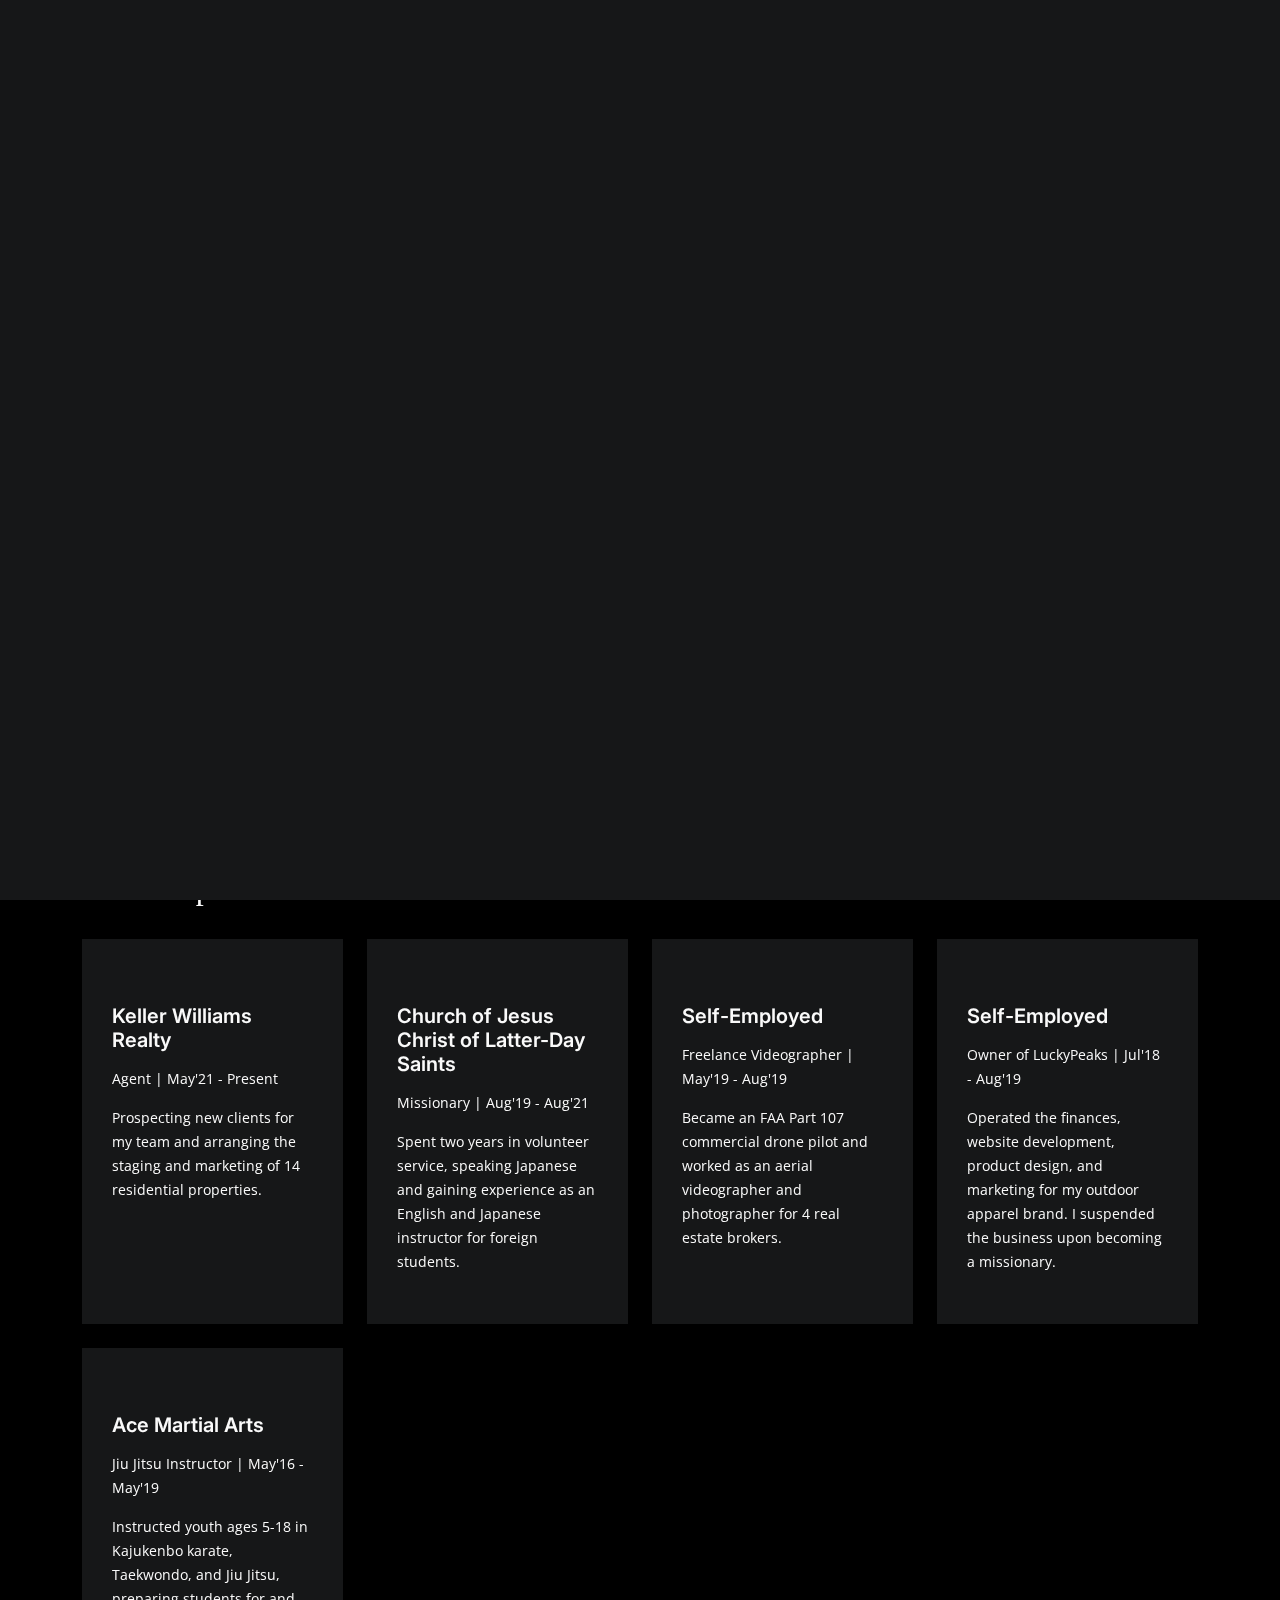
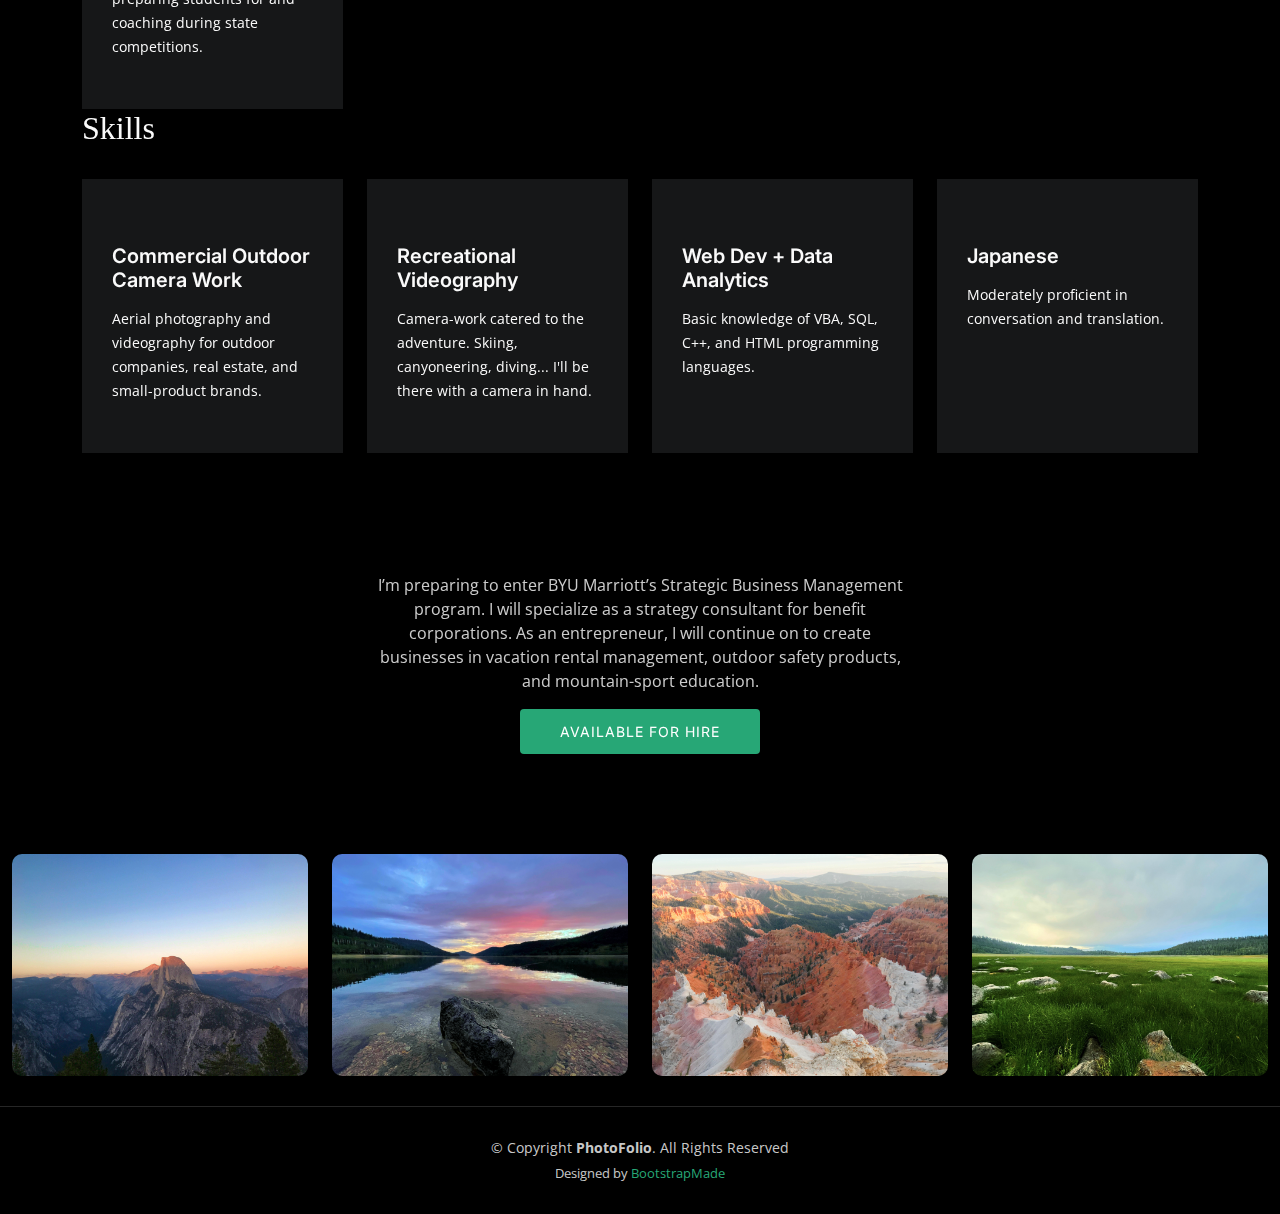
<file: resume.html>
<!DOCTYPE html>
<html lang="en">

<head>
    <meta charset="utf-8">
    <meta content="width=device-width, initial-scale=1.0" name="viewport">

    <title>Resume</title>
    <meta content="" name="description">
    <meta content="" name="keywords">

    <!-- Favicons -->
    <link href="img/favicon.png" rel="icon">
    <link href="img/apple-touch-icon.png" rel="apple-touch-icon">

    <!-- Google Fonts -->
    <link rel="preconnect" href="https://fonts.googleapis.com">
    <link rel="preconnect" href="https://fonts.gstatic.com" crossorigin>
    <link href="https://fonts.googleapis.com/css2?family=Open+Sans:ital,wght@0,300;0,400;0,500;0,600;0,700;1,300;1,400;1,600;1,700&family=Inter:ital,wght@0,300;0,400;0,500;0,600;0,700;1,300;1,400;1,500;1,600;1,700&family=Cardo:ital,wght@0,400;0,700;1,400&display=swap" rel="stylesheet">

    <!-- Vendor CSS Files -->
    <link href="vendor/bootstrap/css/bootstrap.min.css" rel="stylesheet">
    <link href="vendor/bootstrap-icons/bootstrap-icons.css" rel="stylesheet">
    <link href="vendor/swiper/swiper-bundle.min.css" rel="stylesheet">
    <link href="vendor/glightbox/css/glightbox.min.css" rel="stylesheet">
    <link href="vendor/aos/aos.css" rel="stylesheet">

    <!-- Template Main CSS File -->
    <link href="css/main.css" rel="stylesheet">

    <!-- =======================================================
    * Template Name: PhotoFolio - v1.1.1
    * Template URL: https://bootstrapmade.com/photofolio-bootstrap-photography-website-template/
    * Author: BootstrapMade.com
    * License: https://bootstrapmade.com/license/
    ======================================================== -->
</head>

<body>

<!-- ======= Header ======= -->
<header id="header" class="header d-flex align-items-center fixed-top">
    <div class="container-fluid d-flex align-items-center justify-content-between">

        <a href="index.html" class="logo d-flex align-items-center  me-auto me-lg-0">
            <!-- Uncomment the line below if you also wish to use an image logo -->
            <!-- <img src="assets/img/logo.png" alt=""> -->
            <i class="bi bi-camera"></i>
            <h1>Lucky Shot</h1>
        </a>

        <nav id="navbar" class="navbar">
            <ul>
                <li><a href="index.html">Home</a></li>
                <li><a href="about.html">About</a></li>
                <li><a href="contact.html" class="active">Contact</a></li>
                <li><a href="resume.html">Resume</a></li>
            </ul>
        </nav><!-- .navbar -->
        <div class="header-social-links">
            <a href="https://twitter.com/" target="blank" class="twitter"><i class="bi bi-twitter"></i></a>
            <a href="https://www.facebook.com/" target="blank" class="facebook"><i class="bi bi-facebook"></i></a>
            <a href="https://www.instagram.com/" target="blank" class="instagram"><i class="bi bi-instagram"></i></a>
            <a href="https://www.linkedin.com/" target="blank" class="linkedin"><i class="bi bi-linkedin"></i></i></a>
        </div>
        <i class="mobile-nav-toggle mobile-nav-show bi bi-list"></i>
        <i class="mobile-nav-toggle mobile-nav-hide d-none bi bi-x"></i>
    </div>
</header><!-- End Header -->

<main id="main" data-aos="fade" data-aos-delay="1500">

    <!-- ======= End Page Header ======= -->
    <div class="page-header d-flex align-items-center">
        <div class="container position-relative">
            <div class="row d-flex justify-content-center">
                <div class="col-lg-6 text-center">
                    <h2>Resume</h2>
                    <p>"But what can he do?" you ask? Anything with a camera that you need, and probably more! Every trip is unique, so let's get in touch to see if I'm a good fit for you.</p>
                    <a class="cta-btn" href="contact.html">Available for hire</a>
                </div>
            </div>
        </div>
    </div><!-- End Page Header -->

    <!-- ======= Work Experience / Licenses ======= -->
    <section id="services" class="services">
        <div class="container">

            <div class="row gy-4">
                <h2 style="font-family: 'Al Nile'">Licenses</h2>
                <div class="col-xl-3 col-md-6 d-flex">
                    <div class="service-item position-relative">
<!--                        <i class="bi bi-activity"></i>-->
                        <h4>FAA Part 104 Certification</h4>
                        <p>I am certified by the FAA to fly UAVs both commercially and recreationally, during the day or night. All gear is ready to go when you are! I fly the DJI Mavic 2 and a custom-made FPV drone.</p>
                    </div>
                </div><!-- End Service Item -->
                <div class="col-xl-3 col-md-6 d-flex">
                    <div class="service-item position-relative">
                        <h4>PADI Advanced Open Water Diver</h4>
                        <p>If your adventure takes us deep underwater, I can follow! I'm licensed and have been diving for two years in the cold, the heat, the shallow, and the deep.</p>
                    </div>
                </div><!-- End Service Item -->
                <div class="col-xl-3 col-md-6 d-flex">
                    <div class="service-item position-relative">
                        <h4>UT Real Estate License</h4>
                        <p>Two years ago, I got trained and certified as a real estate agent in three weeks (that's right, three) and have been enjoying work in real estate ever since on the side of my photography.</p>
                    </div>
                </div><!-- End Service Item -->
                <div class="col-xl-3 col-lg-4 col-md-6">
                    <div class="gallery-item h-100">
                        <img src="images/IMG_7036.JPG" class="img-fluid" alt="">
                    </div>
                </div><!-- End Gallery Item -->
                <p>&nbsp</p>
            </div>
            <div class="row gy-4">
                <h2 style="font-family: 'Al Nile'">Work Experience</h2>
                <div class="col-xl-3 col-md-6 d-flex">
                    <div class="service-item position-relative">
                        <h4>Keller Williams Realty</h4>
                        <p>Agent  |  May'21 - Present</p>
                        <p>Prospecting new clients for my team and arranging the staging and marketing of 14 residential properties.</p>
                    </div>
                </div><!-- End Service Item -->
                <div class="col-xl-3 col-md-6 d-flex">
                    <div class="service-item position-relative">
                        <h4>Church of Jesus Christ of Latter-Day Saints</h4>
                        <p>Missionary  |  Aug'19 - Aug'21</p>
                        <p>Spent two years in volunteer service, speaking Japanese and gaining experience as an English and Japanese instructor for foreign students.</p>
                    </div>
                </div><!-- End Service Item -->
                <div class="col-xl-3 col-md-6 d-flex">
                    <div class="service-item position-relative">
                        <h4>Self-Employed</h4>
                        <p>Freelance Videographer  |  May'19 - Aug'19</p>
                        <p>Became an FAA Part 107 commercial drone pilot and worked as an aerial videographer and photographer for 4 real estate brokers.</p>
                    </div>
                </div><!-- End Service Item -->
                <div class="col-xl-3 col-md-6 d-flex">
                    <div class="service-item position-relative">
                        <h4>Self-Employed</h4>
                        <p>Owner of LuckyPeaks  |  Jul'18 - Aug'19</p>
                        <p>Operated the finances, website development, product design, and marketing for my outdoor apparel brand.
                            I suspended the business upon becoming a  missionary.</p>
                    </div>
                </div><!-- End Service Item -->
                <div class="col-xl-3 col-md-6 d-flex">
                    <div class="service-item position-relative">
                        <h4>Ace Martial Arts</h4>
                        <p>Jiu Jitsu Instructor  |  May'16 - May'19</p>
                        <p>Instructed youth ages 5-18 in Kajukenbo karate, Taekwondo, and Jiu Jitsu,
                            preparing students for and coaching during state competitions.</p>
                    </div>
                </div><!-- End Service Item -->
            </div>
            <div class="row gy-4">
                <h2 style="font-family: 'Al Nile'">Skills</h2>
                <div class="col-xl-3 col-md-6 d-flex">
                    <div class="service-item position-relative">
                        <h4>Commercial Outdoor Camera Work</h4>
                        <p>Aerial photography and videography for outdoor companies, real estate, and small-product brands.</p>
                    </div>
                </div><!-- End Service Item -->
                <div class="col-xl-3 col-md-6 d-flex">
                    <div class="service-item position-relative">
                        <h4>Recreational Videography</h4>
                        <p>Camera-work catered to the adventure. Skiing, canyoneering, diving... I'll be there with a camera in hand.</p>
                    </div>
                </div><!-- End Service Item -->
                <div class="col-xl-3 col-md-6 d-flex">
                    <div class="service-item position-relative">
                        <h4>Web Dev + Data Analytics</h4>
                        <p>Basic knowledge of VBA, SQL, C++, and HTML programming languages.</p>
                    </div>
                </div><!-- End Service Item -->
                <div class="col-xl-3 col-md-6 d-flex">
                    <div class="service-item position-relative">
                        <h4>Japanese</h4>
                        <p>Moderately proficient in conversation and translation.</p>
                    </div>
                </div><!-- End Service Item -->
            </div>
        </div>
    </section><!-- End Services Section -->

    <div class="page-header d-flex align-items-center">
        <div class="container position-relative">
            <div class="row d-flex justify-content-center">
                <div class="col-lg-6 text-center">
                    <p>I’m preparing to enter BYU Marriott’s Strategic Business Management program.
                        I will specialize as a strategy consultant for benefit corporations. As an entrepreneur,
                        I will continue on to create businesses in vacation rental management, outdoor safety products,
                        and mountain-sport education.</p>
                    <a class="cta-btn" href="contact.html">Available for hire</a>
                </div>
            </div>
        </div>
    </div>

    <section id="gallery" class="gallery">
        <div class="container-fluid">
            <div class="row gy-4 justify-content-center">

                <div class="col-xl-3 col-lg-4 col-md-6">
                    <div class="gallery-item h-100">
                        <img src="images/IMG_3714.JPG" class="img-fluid" alt="">
                        <div class="gallery-links d-flex align-items-center justify-content-center">
                            <a href="images/IMG_3714.JPG" title="Gallery 1" class="glightbox preview-link"><i class="bi bi-arrows-angle-expand"></i></a>
                        </div>
                    </div>
                </div><!-- End Gallery Item -->
                <div class="col-xl-3 col-lg-4 col-md-6">
                    <div class="gallery-item h-100">
                        <img src="images/FullSizeRender 8.jpg" class="img-fluid" alt="">
                        <div class="gallery-links d-flex align-items-center justify-content-center">
                            <a href="images/FullSizeRender 8.jpg" title="Gallery 1" class="glightbox preview-link"><i class="bi bi-arrows-angle-expand"></i></a>
                        </div>
                    </div>
                </div><!-- End Gallery Item -->
                <div class="col-xl-3 col-lg-4 col-md-6">
                    <div class="gallery-item h-100">
                        <img src="images/IMG_9775_Original 2.jpg" class="img-fluid" alt="">
                        <div class="gallery-links d-flex align-items-center justify-content-center">
                            <a href="images/IMG_9775_Original 2.jpg" title="Gallery 1" class="glightbox preview-link"><i class="bi bi-arrows-angle-expand"></i></a>
                        </div>
                    </div>
                </div><!-- End Gallery Item -->
                <div class="col-xl-3 col-lg-4 col-md-6">
                    <div class="gallery-item h-100">
                        <img src="images/FullSizeRender 6.jpg" class="img-fluid" alt="">
                        <div class="gallery-links d-flex align-items-center justify-content-center">
                            <a href="images/FullSizeRender 6.jpg" title="Gallery 1" class="glightbox preview-link"><i class="bi bi-arrows-angle-expand"></i></a>
                        </div>
                    </div>
                </div><!-- End Gallery Item -->
            </div>
        </div>
    </section>

</main><!-- End #main -->



<!-- ======= Footer ======= -->
<footer id="footer" class="footer">
    <div class="container">
        <div class="copyright">
            &copy; Copyright <strong><span>PhotoFolio</span></strong>. All Rights Reserved
        </div>
        <div class="credits">
            <!-- All the links in the footer should remain intact. -->
            <!-- You can delete the links only if you purchased the pro version. -->
            <!-- Licensing information: https://bootstrapmade.com/license/ -->
            <!-- Purchase the pro version with working PHP/AJAX contact form: https://bootstrapmade.com/photofolio-bootstrap-photography-website-template/ -->
            Designed by <a href="https://bootstrapmade.com/">BootstrapMade</a>
        </div>
    </div>
</footer><!-- End Footer -->

<a href="#" class="scroll-top d-flex align-items-center justify-content-center"><i class="bi bi-arrow-up-short"></i></a>

<div id="preloader">
    <div class="line"></div>
</div>

<!-- Vendor JS Files -->
<script src="vendor/bootstrap/js/bootstrap.bundle.min.js"></script>
<script src="vendor/swiper/swiper-bundle.min.js"></script>
<script src="vendor/glightbox/js/glightbox.min.js"></script>
<script src="vendor/aos/aos.js"></script>
<script src="vendor/php-email-form/validate.js"></script>

<!-- Template Main JS File -->
<script src="js/main.js"></script>

</body>

</html>
</file>
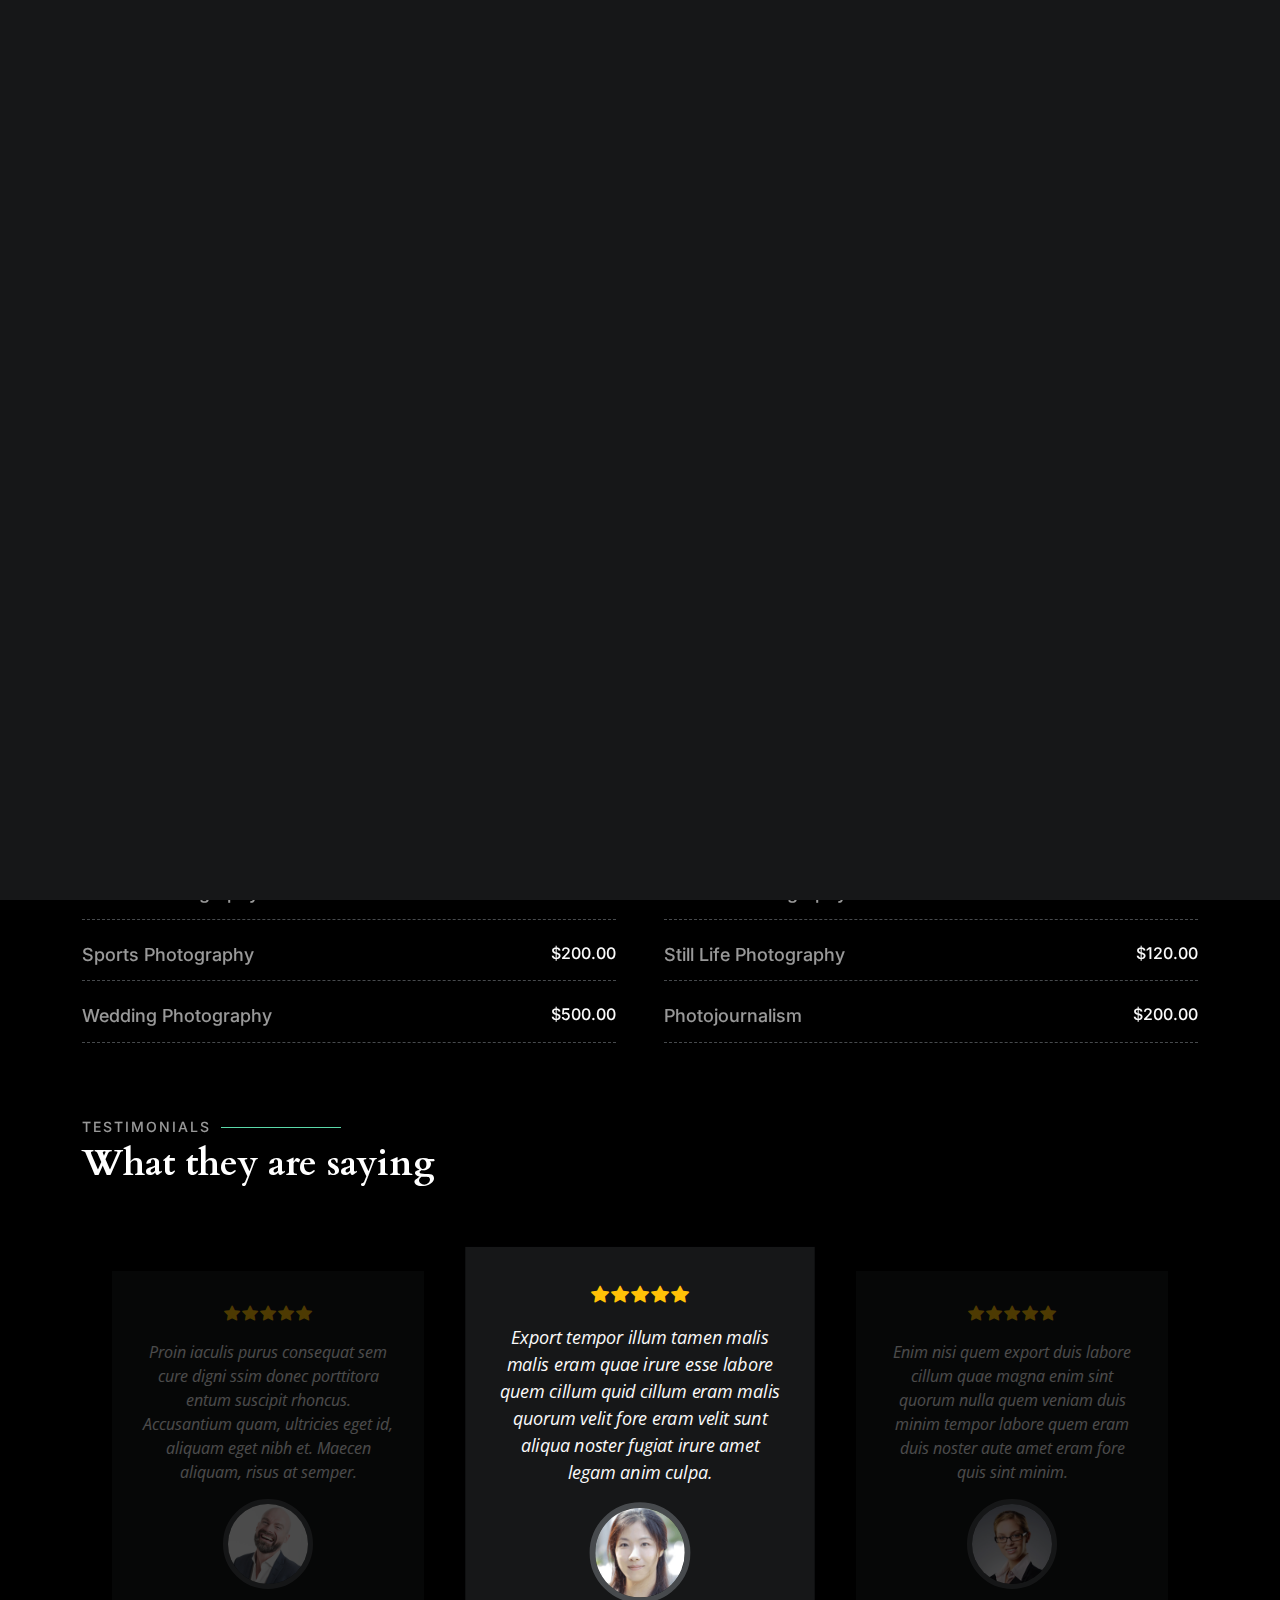
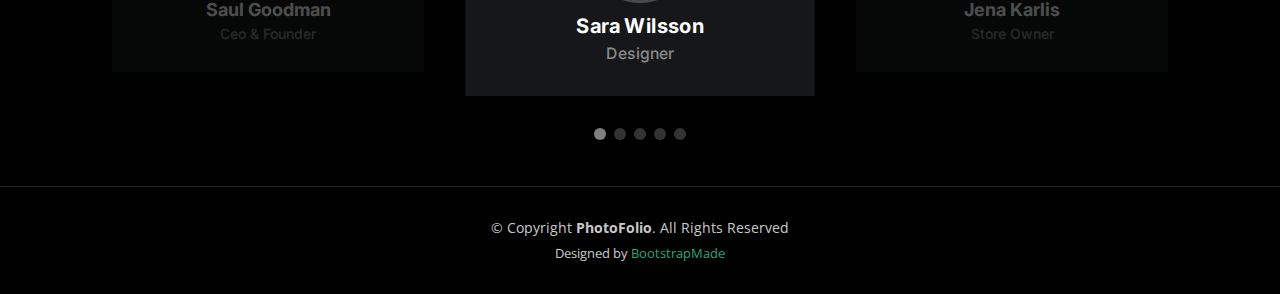
<file: Misc/services.html>
<!DOCTYPE html>
<html lang="en">

<head>
  <meta charset="utf-8">
  <meta content="width=device-width, initial-scale=1.0" name="viewport">

  <title>PhotoFolio Bootstrap Template - Services</title>
  <meta content="" name="description">
  <meta content="" name="keywords">

  <!-- Favicons -->
  <link href="../img/favicon.png" rel="icon">
  <link href="../img/apple-touch-icon.png" rel="apple-touch-icon">

  <!-- Google Fonts -->
  <link rel="preconnect" href="https://fonts.googleapis.com">
  <link rel="preconnect" href="https://fonts.gstatic.com" crossorigin>
  <link href="https://fonts.googleapis.com/css2?family=Open+Sans:ital,wght@0,300;0,400;0,500;0,600;0,700;1,300;1,400;1,600;1,700&family=Inter:ital,wght@0,300;0,400;0,500;0,600;0,700;1,300;1,400;1,500;1,600;1,700&family=Cardo:ital,wght@0,400;0,700;1,400&display=swap" rel="stylesheet">

  <!-- Vendor CSS Files -->
  <link href="../vendor/bootstrap/css/bootstrap.min.css" rel="stylesheet">
  <link href="../vendor/bootstrap-icons/bootstrap-icons.css" rel="stylesheet">
  <link href="../vendor/swiper/swiper-bundle.min.css" rel="stylesheet">
  <link href="../vendor/glightbox/css/glightbox.min.css" rel="stylesheet">
  <link href="../vendor/aos/aos.css" rel="stylesheet">

  <!-- Template Main CSS File -->
  <link href="../css/main.css" rel="stylesheet">

  <!-- =======================================================
  * Template Name: PhotoFolio - v1.1.1
  * Template URL: https://bootstrapmade.com/photofolio-bootstrap-photography-website-template/
  * Author: BootstrapMade.com
  * License: https://bootstrapmade.com/license/
  ======================================================== -->
</head>

<body>

  <!-- ======= Header ======= -->
  <header id="header" class="header d-flex align-items-center fixed-top">
    <div class="container-fluid d-flex align-items-center justify-content-between">

      <a href="../index.html" class="logo d-flex align-items-center  me-auto me-lg-0">
        <!-- Uncomment the line below if you also wish to use an image logo -->
        <!-- <img src="assets/img/logo.png" alt=""> -->
        <i class="bi bi-camera"></i>
        <h1>PhotoFolio</h1>
      </a>

      <nav id="navbar" class="navbar">
        <ul>
          <li><a href="../index.html">Home</a></li>
          <li><a href="../about.html">About</a></li>
          <li class="dropdown"><a href="#"><span>Gallery</span> <i class="bi bi-chevron-down dropdown-indicator"></i></a>
            <ul>
              <li><a href="gallery.html">Nature</a></li>
              <li><a href="gallery.html">People</a></li>
              <li><a href="gallery.html">Architecture</a></li>
              <li><a href="gallery.html">Animals</a></li>
              <li><a href="gallery.html">Sports</a></li>
              <li><a href="gallery.html">Travel</a></li>
              <li class="dropdown"><a href="#"><span>Sub Menu</span> <i class="bi bi-chevron-down dropdown-indicator"></i></a>
                <ul>
                  <li><a href="#">Sub Menu 1</a></li>
                  <li><a href="#">Sub Menu 2</a></li>
                  <li><a href="#">Sub Menu 3</a></li>
                </ul>
              </li>
            </ul>
          </li>
          <li><a href="services.html" class="active">Services</a></li>
          <li><a href="../contact.html">Contact</a></li>
        </ul>
      </nav><!-- .navbar -->

      <div class="header-social-links">
        <a href="#" class="twitter"><i class="bi bi-twitter"></i></a>
        <a href="#" class="facebook"><i class="bi bi-facebook"></i></a>
        <a href="#" class="instagram"><i class="bi bi-instagram"></i></a>
        <a href="#" class="linkedin"><i class="bi bi-linkedin"></i></i></a>
      </div>
      <i class="mobile-nav-toggle mobile-nav-show bi bi-list"></i>
      <i class="mobile-nav-toggle mobile-nav-hide d-none bi bi-x"></i>

    </div>
  </header><!-- End Header -->

  <main id="main" data-aos="fade" data-aos-delay="1500">

    <!-- ======= End Page Header ======= -->
    <div class="page-header d-flex align-items-center">
      <div class="container position-relative">
        <div class="row d-flex justify-content-center">
          <div class="col-lg-6 text-center">
            <h2>Services</h2>
            <p>Odio et unde deleniti. Deserunt numquam exercitationem. Officiis quo odio sint voluptas consequatur ut a odio voluptatem. Sit dolorum debitis veritatis natus dolores. Quasi ratione sint. Sit quaerat ipsum dolorem.</p>

            <a class="cta-btn" href="../contact.html">Available for hire</a>

          </div>
        </div>
      </div>
    </div><!-- End Page Header -->

    <!-- ======= Services Section ======= -->
    <section id="services" class="services">
      <div class="container">

        <div class="row gy-4">

          <div class="col-xl-3 col-md-6 d-flex">
            <div class="service-item position-relative">
              <i class="bi bi-activity"></i>
              <h4><a href="" class="stretched-link">Lorem Ipsum</a></h4>
              <p>Voluptatum deleniti atque corrupti quos dolores et quas molestias excepturi</p>
            </div>
          </div><!-- End Service Item -->

          <div class="col-xl-3 col-md-6 d-flex">
            <div class="service-item position-relative">
              <i class="bi bi-bounding-box-circles"></i>
              <h4><a href="" class="stretched-link">Sed ut perspici</a></h4>
              <p>Duis aute irure dolor in reprehenderit in voluptate velit esse cillum dolore</p>
            </div>
          </div><!-- End Service Item -->

          <div class="col-xl-3 col-md-6 d-flex">
            <div class="service-item position-relative">
              <i class="bi bi-calendar4-week"></i>
              <h4><a href="" class="stretched-link">Magni Dolores</a></h4>
              <p>Excepteur sint occaecat cupidatat non proident, sunt in culpa qui officia</p>
            </div>
          </div><!-- End Service Item -->

          <div class="col-xl-3 col-md-6 d-flex">
            <div class="service-item position-relative">
              <i class="bi bi-broadcast"></i>
              <h4><a href="" class="stretched-link">Nemo Enim</a></h4>
              <p>At vero eos et accusamus et iusto odio dignissimos ducimus qui blanditiis</p>
            </div>
          </div><!-- End Service Item -->

        </div>

      </div>
    </section><!-- End Services Section -->

    <!-- ======= Pricing Section ======= -->
    <section id="pricing" class="pricing">
      <div class="container">

        <div class="section-header">
          <h2>Prices</h2>
          <p>Check my adorable pricing</p>
        </div>

        <div class="row gy-4 gx-lg-5">

          <div class="col-lg-6">
            <div class="pricing-item d-flex justify-content-between">
              <h3>Portrait Photography</h3>
              <h4>$160.00</h4>
            </div>
          </div><!-- End Pricing Item -->

          <div class="col-lg-6">
            <div class="pricing-item d-flex justify-content-between">
              <h3>Fashion Photography</h3>
              <h4>$300.00</h4>
            </div>
          </div><!-- End Pricing Item -->

          <div class="col-lg-6">
            <div class="pricing-item d-flex justify-content-between">
              <h3>Sports Photography</h3>
              <h4>$200.00</h4>
            </div>
          </div><!-- End Pricing Item -->

          <div class="col-lg-6">
            <div class="pricing-item d-flex justify-content-between">
              <h3>Still Life Photography</h3>
              <h4>$120.00</h4>
            </div>
          </div><!-- End Pricing Item -->

          <div class="col-lg-6">
            <div class="pricing-item d-flex justify-content-between">
              <h3>Wedding Photography</h3>
              <h4>$500.00</h4>
            </div>
          </div><!-- End Pricing Item -->

          <div class="col-lg-6">
            <div class="pricing-item d-flex justify-content-between">
              <h3>Photojournalism</h3>
              <h4>$200.00</h4>
            </div>
          </div><!-- End Pricing Item -->

        </div>
    </section><!-- End Pricing Section -->

    <!-- ======= Testimonials Section ======= -->
    <section id="testimonials" class="testimonials">
      <div class="container">

        <div class="section-header">
          <h2>Testimonials</h2>
          <p>What they are saying</p>
        </div>

        <div class="slides-3 swiper">
          <div class="swiper-wrapper">

            <div class="swiper-slide">
              <div class="testimonial-item">
                <div class="stars">
                  <i class="bi bi-star-fill"></i><i class="bi bi-star-fill"></i><i class="bi bi-star-fill"></i><i class="bi bi-star-fill"></i><i class="bi bi-star-fill"></i>
                </div>
                <p>
                  Proin iaculis purus consequat sem cure digni ssim donec porttitora entum suscipit rhoncus. Accusantium quam, ultricies eget id, aliquam eget nibh et. Maecen aliquam, risus at semper.
                </p>
                <div class="profile mt-auto">
                  <img src="../img/testimonials/testimonials-1.jpg" class="testimonial-img" alt="">
                  <h3>Saul Goodman</h3>
                  <h4>Ceo &amp; Founder</h4>
                </div>
              </div>
            </div><!-- End testimonial item -->

            <div class="swiper-slide">
              <div class="testimonial-item">
                <div class="stars">
                  <i class="bi bi-star-fill"></i><i class="bi bi-star-fill"></i><i class="bi bi-star-fill"></i><i class="bi bi-star-fill"></i><i class="bi bi-star-fill"></i>
                </div>
                <p>
                  Export tempor illum tamen malis malis eram quae irure esse labore quem cillum quid cillum eram malis quorum velit fore eram velit sunt aliqua noster fugiat irure amet legam anim culpa.
                </p>
                <div class="profile mt-auto">
                  <img src="../img/testimonials/testimonials-2.jpg" class="testimonial-img" alt="">
                  <h3>Sara Wilsson</h3>
                  <h4>Designer</h4>
                </div>
              </div>
            </div><!-- End testimonial item -->

            <div class="swiper-slide">
              <div class="testimonial-item">
                <div class="stars">
                  <i class="bi bi-star-fill"></i><i class="bi bi-star-fill"></i><i class="bi bi-star-fill"></i><i class="bi bi-star-fill"></i><i class="bi bi-star-fill"></i>
                </div>
                <p>
                  Enim nisi quem export duis labore cillum quae magna enim sint quorum nulla quem veniam duis minim tempor labore quem eram duis noster aute amet eram fore quis sint minim.
                </p>
                <div class="profile mt-auto">
                  <img src="../img/testimonials/testimonials-3.jpg" class="testimonial-img" alt="">
                  <h3>Jena Karlis</h3>
                  <h4>Store Owner</h4>
                </div>
              </div>
            </div><!-- End testimonial item -->

            <div class="swiper-slide">
              <div class="testimonial-item">
                <div class="stars">
                  <i class="bi bi-star-fill"></i><i class="bi bi-star-fill"></i><i class="bi bi-star-fill"></i><i class="bi bi-star-fill"></i><i class="bi bi-star-fill"></i>
                </div>
                <p>
                  Fugiat enim eram quae cillum dolore dolor amet nulla culpa multos export minim fugiat minim velit minim dolor enim duis veniam ipsum anim magna sunt elit fore quem dolore labore illum veniam.
                </p>
                <div class="profile mt-auto">
                  <img src="../img/testimonials/testimonials-4.jpg" class="testimonial-img" alt="">
                  <h3>Matt Brandon</h3>
                  <h4>Freelancer</h4>
                </div>
              </div>
            </div><!-- End testimonial item -->

            <div class="swiper-slide">
              <div class="testimonial-item">
                <div class="stars">
                  <i class="bi bi-star-fill"></i><i class="bi bi-star-fill"></i><i class="bi bi-star-fill"></i><i class="bi bi-star-fill"></i><i class="bi bi-star-fill"></i>
                </div>
                <p>
                  Quis quorum aliqua sint quem legam fore sunt eram irure aliqua veniam tempor noster veniam enim culpa labore duis sunt culpa nulla illum cillum fugiat legam esse veniam culpa fore nisi cillum quid.
                </p>
                <div class="profile mt-auto">
                  <img src="../img/testimonials/testimonials-5.jpg" class="testimonial-img" alt="">
                  <h3>John Larson</h3>
                  <h4>Entrepreneur</h4>
                </div>
              </div>
            </div><!-- End testimonial item -->

          </div>
          <div class="swiper-pagination"></div>
        </div>

      </div>
    </section><!-- End Testimonials Section -->

  </main><!-- End #main -->

  <!-- ======= Footer ======= -->
  <footer id="footer" class="footer">
    <div class="container">
      <div class="copyright">
        &copy; Copyright <strong><span>PhotoFolio</span></strong>. All Rights Reserved
      </div>
      <div class="credits">
        <!-- All the links in the footer should remain intact. -->
        <!-- You can delete the links only if you purchased the pro version. -->
        <!-- Licensing information: https://bootstrapmade.com/license/ -->
        <!-- Purchase the pro version with working PHP/AJAX contact form: https://bootstrapmade.com/photofolio-bootstrap-photography-website-template/ -->
        Designed by <a href="https://bootstrapmade.com/">BootstrapMade</a>
      </div>
    </div>
  </footer><!-- End Footer -->

  <a href="#" class="scroll-top d-flex align-items-center justify-content-center"><i class="bi bi-arrow-up-short"></i></a>

  <div id="preloader">
    <div class="line"></div>
  </div>

  <!-- Vendor JS Files -->
  <script src="../vendor/bootstrap/js/bootstrap.bundle.min.js"></script>
  <script src="../vendor/swiper/swiper-bundle.min.js"></script>
  <script src="../vendor/glightbox/js/glightbox.min.js"></script>
  <script src="../vendor/aos/aos.js"></script>
  <script src="../vendor/php-email-form/validate.js"></script>

  <!-- Template Main JS File -->
  <script src="../js/main.js"></script>

</body>

</html>
</file>
<file: css/overwrite.css>
.roundedcorners {
    border-radius: 25px;
}
.border {
    border-width: 50px;
    border-style: solid;
    border-color: #606060;
}
</file>
<file: css/fromscratch.css>
body{
    background-color: antiquewhite;
    font-family: Verdana, Geneva,Tahoma,sans-serif;
}


.italic {font-style: italic;}
.bold {font-weight: bold;}
.underline {text-decoration: underline;}
.center {text-align: center;}


a {
    color: #9f2d2d;
    text-decoration: none;
}
a:hover {
    color: #0f3d81;
}
a:visited {color: darkred;}




.common{
    border: solid 5px grey;
    background-color: #c0d9e8;
    padding: 10px;
    position: absolute;
}
.header{
    top: 5px;
    left: 5px;
    right:5px;
    height: 100px;
    padding: 10px;
    border-bottom: 10px black double;
    font-size: 20px;
}
.checklist{
    padding-left: 40px;
}
.images-body {
    left: 30px;
    top: 600px;
    width: 650px;
}
.video-body{
    right: 30px;
    top: 600px;
    width: 650px;
}
.fonts-body{
    left: 30px;
    top: 1325px;
    width: 650px;
}
.tableau-body{
    right: 30px;
    left: 30px;
    top: 1545px;
    height: 1150px;
}
.footer{
    left: 30px;
    right: 30px;
    height: 25px;
    bottom: 1px;
    font-size: 25px;
    color: #000000;
    text-align: center;
    padding-top: 15px;
    padding-bottom: 10px;
    background-color: #68cae1;
    position: fixed;
}

.text1 {
    font-size: larger;
    text-decoration: underline;
    font-family: Chalkboard, Helvetica;
}
.text2 {
    font-size: smaller;
    font-style: italic;
}
.text3 {
    font-weight: bold;
    color: deeppink;
    font-style: oblique;
}
.text4 {
    font-family: "Kohinoor Bangla";
    font-size: x-large;
}
.specialborder {
    border: dot-dot-dash 5px purple;
    background-color: #ced77f;
    padding: 15px;
    position: absolute
}
</file>
<file: css/main.css>
/**
* Template Name: PhotoFolio - v1.1.1
* Template URL: https://bootstrapmade.com/photofolio-bootstrap-photography-website-template/
* Author: BootstrapMade.com
* License: https://bootstrapmade.com/license/
*/

/*--------------------------------------------------------------
# Set main reusable colors and fonts using CSS variables
# Learn more about CSS variables at https://developer.mozilla.org/en-US/docs/Web/CSS/Using_CSS_custom_properties
--------------------------------------------------------------*/
/* Fonts */
:root {
  --font-default: "Open Sans", system-ui, -apple-system, "Segoe UI", Roboto, "Helvetica Neue", Arial, "Noto Sans", "Liberation Sans", sans-serif, "Apple Color Emoji", "Segoe UI Emoji", "Segoe UI Symbol", "Noto Color Emoji";
  --font-primary: "Inter", sans-serif;
  --font-secondary: "Cardo", sans-serif;
}

/* Colors */
:root {
  --color-default: #fafafa;
  --color-primary: #27a776;
  --color-secondary: #161718;
}

/* Smooth scroll behavior */
:root {
  scroll-behavior: smooth;
}

/*--------------------------------------------------------------
# General
--------------------------------------------------------------*/
body {
  font-family: var(--font-default);
  color: var(--color-default);
  background-color: #000;
}

a {
  color: var(--color-primary);
  text-decoration: none;
}

a:hover {
  color: #32cf93;
  text-decoration: none;
}

h1,
h2,
h3,
h4,
h5,
h6 {
  font-family: var(--font-primary);
}

/*--------------------------------------------------------------
# Sections & Section Header
--------------------------------------------------------------*/
.section-header {
  padding-bottom: 40px;
}

.section-header h2 {
  font-size: 14px;
  font-weight: 500;
  padding: 0;
  line-height: 1px;
  margin: 0 0 5px 0;
  letter-spacing: 2px;
  text-transform: uppercase;
  color: rgba(255, 255, 255, 0.6);
  font-family: var(--font-primary);
}

.section-header h2::after {
  content: "";
  width: 120px;
  height: 1px;
  display: inline-block;
  background: #5bd9a9;
  margin: 4px 10px;
}

.section-header p {
  margin: 0;
  margin: 0;
  font-size: 36px;
  font-weight: 700;
  font-family: var(--font-secondary);
  color: #fff;
}

/*--------------------------------------------------------------
# Page Header
--------------------------------------------------------------*/
.page-header {
  padding: 120px 0 60px 0;
  min-height: 30vh;
  position: relative;
}

.page-header h2 {
  font-size: 56px;
  font-weight: 500;
  color: #fff;
  font-family: var(--font-secondary);
}

@media (max-width: 768px) {
  .page-header h2 {
    font-size: 36px;
  }
}

.page-header p {
  color: rgba(255, 255, 255, 0.8);
}

.page-header .cta-btn {
  font-family: var(--font-primary);
  font-weight: 400;
  font-size: 14px;
  display: inline-block;
  padding: 12px 40px;
  border-radius: 4px;
  letter-spacing: 1px;
  text-transform: uppercase;
  transition: 0.3s;
  color: #fff;
  background: var(--color-primary);
}

.page-header .cta-btn:hover {
  background: #2cbc85;
}

/*--------------------------------------------------------------
# Scroll top button
--------------------------------------------------------------*/
.scroll-top {
  position: fixed;
  visibility: hidden;
  opacity: 0;
  right: 15px;
  bottom: -15px;
  z-index: 99999;
  background: var(--color-primary);
  width: 44px;
  height: 44px;
  border-radius: 50px;
  transition: all 0.4s;
}

.scroll-top i {
  font-size: 24px;
  color: #fff;
  line-height: 0;
}

.scroll-top:hover {
  background: rgba(39, 167, 118, 0.8);
  color: #fff;
}

.scroll-top.active {
  visibility: visible;
  opacity: 1;
  bottom: 15px;
}

/*--------------------------------------------------------------
# Preloader
--------------------------------------------------------------*/
#preloader {
  display: flex;
  position: fixed;
  inset: 0;
  width: 100%;
  height: 100vh;
  z-index: 99999;
}

#preloader:before,
#preloader:after {
  content: "";
  background-color: var(--color-secondary);
  position: absolute;
  inset: 0;
  width: 50%;
  height: 100%;
  transition: all 0.3s ease 0s;
  z-index: -1;
}

#preloader:after {
  left: auto;
  right: 0;
}

#preloader .line {
  position: relative;
  overflow: hidden;
  margin: auto;
  width: 1px;
  height: 280px;
  transition: all 0.8s ease 0s;
}

#preloader .line:before {
  content: "";
  position: absolute;
  background-color: #fff;
  left: 0;
  top: 50%;
  width: 1px;
  height: 0%;
  transform: translateY(-50%);
  -webkit-animation: lineincrease 1000ms ease-in-out 0s forwards;
  animation: lineincrease 1000ms ease-in-out 0s forwards;
}

#preloader .line:after {
  content: "";
  position: absolute;
  background-color: #999;
  left: 0;
  top: 0;
  width: 1px;
  height: 100%;
  transform: translateY(-100%);
  -webkit-animation: linemove 1200ms linear 0s infinite;
  animation: linemove 1200ms linear 0s infinite;
  -webkit-animation-delay: 2000ms;
  animation-delay: 2000ms;
}

#preloader.loaded .line {
  opacity: 0;
  height: 100% !important;
}

#preloader.loaded .line:after {
  opacity: 0;
}

#preloader.loaded:before,
#preloader.loaded:after {
  -webkit-animation: preloaderfinish 300ms ease-in-out 500ms forwards;
  animation: preloaderfinish 300ms ease-in-out 500ms forwards;
}

@-webkit-keyframes lineincrease {
  0% {
    height: 0%;
  }

  100% {
    height: 100%;
  }
}

@keyframes lineincrease {
  0% {
    height: 0%;
  }

  100% {
    height: 100%;
  }
}

@-webkit-keyframes linemove {
  0% {
    transform: translateY(200%);
  }

  100% {
    transform: translateY(-100%);
  }
}

@keyframes linemove {
  0% {
    transform: translateY(200%);
  }

  100% {
    transform: translateY(-100%);
  }
}

@-webkit-keyframes preloaderfinish {
  0% {
    width: 5 0%;
  }

  100% {
    width: 0%;
  }
}

@keyframes preloaderfinish {
  0% {
    width: 5 0%;
  }

  100% {
    width: 0%;
  }
}

/*--------------------------------------------------------------
# Header
--------------------------------------------------------------*/
.header {
  transition: all 0.5s;
  z-index: 997;
  padding: 30px 0;
  background-color: #000;
}

.header .logo {
  transition: 0.3s;
}

.header .logo img {
  max-height: 40px;
  margin-right: 8px;
}

.header .logo h1 {
  font-size: 32px;
  margin: 0;
  font-weight: 400;
  color: #fff;
  font-family: var(--font-secondary);
}

.header .logo i {
  font-size: 32px;
  margin-right: 8px;
  line-height: 0;
}

@media (max-width: 575px) {
  .header .logo h1 {
    font-size: 26px;
  }

  .header .logo i {
    font-size: 24px;
  }
}

.header .header-social-links {
  padding-right: 15px;
}

.header .header-social-links a {
  color: rgba(255, 255, 255, 0.5);
  padding-left: 15px;
  display: inline-block;
  line-height: 0px;
  transition: 0.3s;
  font-size: 16px;
}

.header .header-social-links a:hover {
  color: #fff;
}

@media (max-width: 575px) {
  .header .header-social-links a {
    padding-left: 5px;
  }
}

/*--------------------------------------------------------------
# Desktop Navigation
--------------------------------------------------------------*/
@media (min-width: 1280px) {
  .navbar {
    padding: 0;
  }

  .navbar ul {
    margin: 0;
    padding: 0;
    display: flex;
    list-style: none;
    align-items: center;
  }

  .navbar li {
    position: relative;
  }

  .navbar a,
  .navbar a:focus {
    display: flex;
    align-items: center;
    justify-content: space-between;
    padding: 10px 0 10px 30px;
    font-family: var(--font-primary);
    text-transform: uppercase;
    letter-spacing: 1px;
    font-size: 13px;
    font-weight: 400;
    color: rgba(255, 255, 255, 0.5);
    white-space: nowrap;
    transition: 0.3s;
  }

  .navbar a i,
  .navbar a:focus i {
    font-size: 12px;
    line-height: 0;
    margin-left: 5px;
  }

  .navbar a:hover,
  .navbar .active,
  .navbar .active:focus,
  .navbar li:hover>a {
    color: #fff;
  }

  .navbar .dropdown ul {
    display: block;
    position: absolute;
    left: 14px;
    top: calc(100% + 30px);
    margin: 0;
    padding: 10px 0;
    z-index: 99;
    opacity: 0;
    visibility: hidden;
    background: var(--color-secondary);
    transition: 0.3s;
    border-radius: 4px;
  }

  .navbar .dropdown ul li {
    min-width: 200px;
  }

  .navbar .dropdown ul a {
    padding: 10px 20px;
    font-size: 15px;
    text-transform: none;
    font-weight: 400;
  }

  .navbar .dropdown ul a i {
    font-size: 12px;
  }

  .navbar .dropdown ul a:hover,
  .navbar .dropdown ul .active:hover,
  .navbar .dropdown ul li:hover>a {
    color: #fff;
  }

  .navbar .dropdown:hover>ul {
    opacity: 1;
    top: 100%;
    visibility: visible;
  }

  .navbar .dropdown .dropdown ul {
    top: 0;
    left: calc(100% - 30px);
    visibility: hidden;
  }

  .navbar .dropdown .dropdown:hover>ul {
    opacity: 1;
    top: 0;
    left: 100%;
    visibility: visible;
  }
}

@media (min-width: 1280px) and (max-width: 1366px) {
  .navbar .dropdown .dropdown ul {
    left: -90%;
  }

  .navbar .dropdown .dropdown:hover>ul {
    left: -100%;
  }
}

@media (min-width: 1280px) {

  .mobile-nav-show,
  .mobile-nav-hide {
    display: none;
  }
}

/*--------------------------------------------------------------
# Mobile Navigation
--------------------------------------------------------------*/
@media (max-width: 1279px) {
  .navbar {
    position: fixed;
    top: 0;
    right: -100%;
    width: 100%;
    max-width: 400px;
    bottom: 0;
    transition: 0.3s;
    z-index: 9997;
  }

  .navbar ul {
    position: absolute;
    inset: 0;
    padding: 50px 0 10px 0;
    margin: 0;
    background: rgba(0, 0, 0, 0.9);
    overflow-y: auto;
    transition: 0.3s;
    z-index: 9998;
  }

  .navbar a,
  .navbar a:focus {
    display: flex;
    align-items: center;
    justify-content: space-between;
    padding: 10px 20px;
    font-family: var(--font-primary);
    font-size: 13px;
    text-transform: uppercase;
    font-weight: 400;
    color: rgba(255, 255, 255, 0.5);
    letter-spacing: 1px;
    white-space: nowrap;
    transition: 0.3s;
  }

  .navbar a i,
  .navbar a:focus i {
    font-size: 12px;
    line-height: 0;
    margin-left: 5px;
  }

  .navbar a:hover,
  .navbar .active,
  .navbar .active:focus,
  .navbar li:hover>a {
    color: #fff;
  }

  .navbar .dropdown ul,
  .navbar .dropdown .dropdown ul {
    position: static;
    display: none;
    padding: 10px 0;
    margin: 10px 20px;
    transition: all 0.5s ease-in-out;
    border: 1px solid black;
  }

  .navbar .dropdown>.dropdown-active,
  .navbar .dropdown .dropdown>.dropdown-active {
    display: block;
  }

  .mobile-nav-show {
    color: #fff;
    font-size: 28px;
    cursor: pointer;
    line-height: 0;
    transition: 0.5s;
    z-index: 9999;
    margin: 0 10px 0 10px;
  }

  .mobile-nav-hide {
    color: #fff;
    font-size: 32px;
    cursor: pointer;
    line-height: 0;
    transition: 0.5s;
    position: fixed;
    right: 20px;
    top: 20px;
    z-index: 9999;
  }

  .mobile-nav-active {
    overflow: hidden;
  }

  .mobile-nav-active .navbar {
    right: 0;
  }

  .mobile-nav-active .navbar:before {
    content: "";
    position: fixed;
    inset: 0;
    background: rgba(22, 23, 24, 0.8);
    z-index: 9996;
  }
}

/*--------------------------------------------------------------
# About Section
--------------------------------------------------------------*/
.about .content h2 {
  font-weight: 700;
  font-size: 24px;
  color: var(--color-primary);
}

.about .content ul {
  list-style: none;
  padding: 0;
}

.about .content ul li {
  margin-bottom: 20px;
  display: flex;
  align-items: center;
}

.about .content ul strong {
  margin-right: 10px;
}

.about .content ul i {
  font-size: 16px;
  margin-right: 5px;
  color: var(--color-primary);
  line-height: 0;
}

/*--------------------------------------------------------------
# Testimonials Section
--------------------------------------------------------------*/
.testimonials {
  margin-top: 80px;
}

.testimonials .testimonial-item {
  box-sizing: content-box;
  padding: 30px;
  margin: 40px 30px;
  background: var(--color-secondary);
  min-height: 320px;
  display: flex;
  flex-direction: column;
  text-align: center;
  transition: 0.3s;
}

.testimonials .testimonial-item .stars {
  margin-bottom: 15px;
}

.testimonials .testimonial-item .stars i {
  color: #ffc107;
  margin: 0 1px;
}

.testimonials .testimonial-item .testimonial-img {
  width: 90px;
  border-radius: 50%;
  border: 5px solid #474a4d;
  margin: 0 auto;
}

.testimonials .testimonial-item h3 {
  font-size: 18px;
  font-weight: bold;
  margin: 10px 0 5px 0;
  color: #fff;
}

.testimonials .testimonial-item h4 {
  font-size: 14px;
  color: rgba(255, 255, 255, 0.5);
  margin: 0;
}

.testimonials .testimonial-item p {
  font-style: italic;
  margin: 0 auto 15px auto;
}

.testimonials .swiper-pagination {
  margin-top: 20px;
  position: relative;
}

.testimonials .swiper-pagination .swiper-pagination-bullet {
  width: 12px;
  height: 12px;
  background-color: rgba(255, 255, 255, 0.2);
  opacity: 1;
}

.testimonials .swiper-pagination .swiper-pagination-bullet-active {
  background-color: rgba(255, 255, 255, 0.5);
}

.testimonials .swiper-slide {
  opacity: 0.3;
}

@media (max-width: 1199px) {
  .testimonials .swiper-slide-active {
    opacity: 1;
  }

  .testimonials .swiper-pagination {
    margin-top: 0;
  }

  .testimonials .testimonial-item {
    margin: 40px 20px;
  }
}

@media (min-width: 1200px) {
  .testimonials .swiper-slide-next {
    opacity: 1;
    transform: scale(1.12);
  }
}

/*--------------------------------------------------------------
# Pricing Section
--------------------------------------------------------------*/
.gallery {
  margin-top: 40px;
}

.gallery .gallery-item {
  position: relative;
  overflow: hidden;
  border-radius: 10px;
}

.gallery .gallery-item img {
  transition: 0.3s;
}

.gallery .gallery-links {
  position: absolute;
  inset: 0;
  opacity: 0;
  transition: all ease-in-out 0.3s;
  background: rgba(0, 0, 0, 0.6);
  z-index: 3;
}

.gallery .gallery-links .preview-link,
.gallery .gallery-links .details-link {
  font-size: 20px;
  color: rgba(255, 255, 255, 0.5);
  transition: 0.3s;
  line-height: 1.2;
  margin: 30px 8px 0 8px;
}

.gallery .gallery-links .preview-link:hover,
.gallery .gallery-links .details-link:hover {
  color: #fff;
}

.gallery .gallery-links .details-link {
  font-size: 30px;
  line-height: 0;
}

.gallery .gallery-item:hover .gallery-links {
  opacity: 1;
}

.gallery .gallery-item:hover .preview-link,
.gallery .gallery-item:hover .details-link {
  margin-top: 0;
}

.gallery .gallery-item:hover img {
  transform: scale(1.1);
}

.glightbox-clean .gslide-description {
  background: #222425;
}

.glightbox-clean .gslide-title {
  color: rgba(255, 255, 255, 0.8);
  margin: 0;
}

/*--------------------------------------------------------------
# Gallery Single Section
--------------------------------------------------------------*/
.gallery-single .portfolio-details-slider img {
  width: 100%;
}

.gallery-single .portfolio-details-slider .swiper-pagination .swiper-pagination-bullet {
  width: 12px;
  height: 12px;
  background-color: rgba(255, 255, 255, 0.7);
  opacity: 1;
}

.gallery-single .portfolio-details-slider .swiper-pagination .swiper-pagination-bullet-active {
  background-color: var(--color-primary);
}

.gallery-single .swiper-button-prev,
.gallery-single .swiper-button-next {
  width: 48px;
  height: 48px;
}

.gallery-single .swiper-button-prev:after,
.gallery-single .swiper-button-next:after {
  color: rgba(255, 255, 255, 0.8);
  background-color: rgba(0, 0, 0, 0.2);
  font-size: 24px;
  border-radius: 50%;
  width: 48px;
  height: 48px;
  display: flex;
  align-items: center;
  justify-content: center;
  transition: 0.3s;
}

.gallery-single .swiper-button-prev:hover:after,
.gallery-single .swiper-button-next:hover:after {
  background-color: rgba(0, 0, 0, 0.6);
}

@media (max-width: 575px) {

  .gallery-single .swiper-button-prev,
  .gallery-single .swiper-button-next {
    display: none;
  }
}

.gallery-single .portfolio-info h3 {
  font-size: 22px;
  font-weight: 700;
  margin-bottom: 20px;
  padding-bottom: 20px;
  position: relative;
  font-family: var(--font-secondary);
}

.gallery-single .portfolio-info h3:after {
  content: "";
  position: absolute;
  display: block;
  width: 50px;
  height: 3px;
  background: var(--color-primary);
  left: 0;
  bottom: 0;
}

.gallery-single .portfolio-info ul {
  list-style: none;
  padding: 0;
  font-size: 15px;
}

.gallery-single .portfolio-info ul li {
  display: flex;
  flex-direction: column;
  padding-bottom: 15px;
}

.gallery-single .portfolio-info ul strong {
  text-transform: uppercase;
  font-weight: 400;
  color: #6b7075;
  font-size: 14px;
}

.gallery-single .portfolio-info .btn-visit {
  padding: 8px 40px;
  background: var(--color-primary);
  color: #fff;
  border-radius: 50px;
  transition: 0.3s;
}

.gallery-single .portfolio-info .btn-visit:hover {
  background: #2cbc85;
}

.gallery-single .portfolio-description h2 {
  font-size: 26px;
  font-weight: 700;
  margin-bottom: 20px;
  color: #fff;
  font-family: var(--font-secondary);
}

.gallery-single .portfolio-description p {
  padding: 0;
}

.gallery-single .portfolio-description .testimonial-item {
  padding: 30px 30px 0 30px;
  position: relative;
  background: var(--color-secondary);
  height: 100%;
  margin-bottom: 50px;
}

.gallery-single .portfolio-description .testimonial-item .testimonial-img {
  width: 90px;
  border-radius: 50px;
  border: 6px solid #2e3133;
  float: left;
  margin: 0 10px 0 0;
}

.gallery-single .portfolio-description .testimonial-item h3 {
  font-size: 18px;
  font-weight: bold;
  margin: 15px 0 5px 0;
  padding-top: 20px;
}

.gallery-single .portfolio-description .testimonial-item h4 {
  font-size: 14px;
  color: rgba(255, 255, 255, 0.6);
  margin: 0;
}

.gallery-single .portfolio-description .testimonial-item .quote-icon-left,
.gallery-single .portfolio-description .testimonial-item .quote-icon-right {
  color: #5bd9a9;
  font-size: 26px;
  line-height: 0;
}

.gallery-single .portfolio-description .testimonial-item .quote-icon-left {
  display: inline-block;
  left: -5px;
  position: relative;
}

.gallery-single .portfolio-description .testimonial-item .quote-icon-right {
  display: inline-block;
  right: -5px;
  position: relative;
  top: 10px;
  transform: scale(-1, -1);
}

.gallery-single .portfolio-description .testimonial-item p {
  font-style: italic;
  margin: 0 0 15px 0 0 0;
  padding: 0;
}

/*--------------------------------------------------------------
# Services Section
--------------------------------------------------------------*/
.services .service-item {
  padding: 50px 30px;
  transition: all ease-in-out 0.4s;
  background: var(--color-secondary);
  height: 100%;
  overflow: hidden;
  z-index: 1;
}

.services .service-item:before {
  content: "";
  position: absolute;
  background: #1d1f20;
  top: -200px;
  transition: all 0.3s;
  z-index: -1;
}

.services .service-item i {
  background: var(--color-primary);
  color: #fff;
  font-size: 24px;
  transition: 0.3s;
  display: flex;
  align-items: center;
  justify-content: center;
  width: 56px;
  height: 56px;
  border-radius: 50%;
}

.services .service-item h4 {
  font-weight: 600;
  margin: 15px 0 0 0;
  transition: 0.3s;
  font-size: 20px;
}

.services .service-item h4 a {
  color: #fff;
}

.services .service-item p {
  line-height: 24px;
  font-size: 14px;
  margin: 15px 0 0 0;
}

.services .service-item:hover:before {
  background: var(--color-primary);
  right: 0;
  top: 0;
  width: 100%;
  height: 100%;
  border-radius: 0px;
}

.services .service-item:hover h4 a,
.services .service-item:hover p {
  color: #fff;
}

.services .service-item:hover i {
  background: #fff;
  color: var(--color-primary);
}

/*--------------------------------------------------------------
# Pricing Section
--------------------------------------------------------------*/
.pricing {
  margin-top: 80px;
}

.pricing .pricing-item {
  border-bottom: 1px dashed #474a4d;
  width: 100%;
  height: 100%;
  padding: 0 0 15px 0;
}

.pricing .pricing-item h3 {
  margin: 0;
  font-size: 18px;
  font-weight: 500;
  color: rgba(255, 255, 255, 0.6);
}

.pricing .pricing-item h4 {
  margin: 0;
  font-size: 16px;
}

/*--------------------------------------------------------------
# Contact Section
--------------------------------------------------------------*/
.contact .info-item+.info-item {
  margin-top: 40px;
}

.contact .info-item i {
  font-size: 20px;
  color: var(--color-primary);
  float: left;
  width: 44px;
  height: 44px;
  background: #222425;
  display: flex;
  justify-content: center;
  align-items: center;
  border-radius: 50px;
  transition: all 0.3s ease-in-out;
  margin-right: 15px;
}

.contact .info-item h4 {
  padding: 0;
  font-size: 20px;
  font-weight: 600;
  margin-bottom: 5px;
  color: rgba(255, 255, 255, 0.5);
}

.contact .info-item p {
  padding: 0;
  margin-bottom: 0;
  font-size: 14px;
  color: #fff;
}

.contact .info-item:hover i {
  background: var(--color-primary);
  color: #fff;
}

.contact .php-email-form {
  width: 100%;
}

.contact .php-email-form .form-group {
  padding-bottom: 8px;
}

.contact .php-email-form .error-message {
  display: none;
  color: #fff;
  background: #df1529;
  text-align: left;
  padding: 15px;
  font-weight: 600;
}

.contact .php-email-form .error-message br+br {
  margin-top: 25px;
}

.contact .php-email-form .sent-message {
  display: none;
  color: #fff;
  background: var(--color-primary);
  text-align: center;
  padding: 15px;
  font-weight: 600;
}

.contact .php-email-form .loading {
  display: none;
  background: var(--color-secondary);
  text-align: center;
  padding: 15px;
  color: rgba(255, 255, 255, 0.6);
}

.contact .php-email-form .loading:before {
  content: "";
  display: inline-block;
  border-radius: 50%;
  width: 24px;
  height: 24px;
  margin: 0 10px -6px 0;
  border: 3px solid var(--color-primary);
  border-top-color: var(--color-secondary);
  -webkit-animation: animate-loading 1s linear infinite;
  animation: animate-loading 1s linear infinite;
}

.contact .php-email-form input,
.contact .php-email-form textarea {
  border-radius: 4px;
  box-shadow: none;
  font-size: 14px;
  background-color: var(--color-secondary);
  border: 1px solid #2e3133;
  color: #fff;
}

.contact .php-email-form input {
  height: 44px;
}

.contact .php-email-form textarea {
  padding: 10px 12px;
}

.contact .php-email-form button[type=submit] {
  background: var(--color-primary);
  border: 0;
  padding: 10px 35px;
  color: #fff;
  transition: 0.4s;
  border-radius: 4px;
}

.contact .php-email-form button[type=submit]:hover {
  background: rgba(39, 167, 118, 0.8);
}

@-webkit-keyframes animate-loading {
  0% {
    transform: rotate(0deg);
  }

  100% {
    transform: rotate(360deg);
  }
}

@keyframes animate-loading {
  0% {
    transform: rotate(0deg);
  }

  100% {
    transform: rotate(360deg);
  }
}

/*--------------------------------------------------------------
# Hero Section
--------------------------------------------------------------*/
.hero {
  width: 100%;
  min-height: 30vh;
  background: #000;
  background-size: cover;
  position: relative;
  padding: 140px 0 60px 0;
}

.hero h2 {
  margin: 0 0 10px 0;
  font-size: 38px;
  font-weight: 700;
  color: #fff;
  font-family: var(--font-secondary);
}

.hero h2 span {
  position: relative;
  z-index: 1;
  padding: 0 5px;
  display: inline-block;
}

.hero h2 span:before {
  content: "";
  position: absolute;
  height: 50%;
  bottom: 0;
  left: 0;
  right: 0;
  background: var(--color-primary);
  z-index: -1;
}

.hero p {
  color: rgba(255, 255, 255, 0.6);
  margin-bottom: 30px;
  font-size: 18px;
}

.hero .btn-get-started {
  font-family: var(--font-primary);
  font-weight: 400;
  font-size: 14px;
  display: inline-block;
  padding: 12px 40px;
  border-radius: 4px;
  letter-spacing: 1px;
  text-transform: uppercase;
  transition: 0.3s;
  color: #fff;
  background: var(--color-primary);
}

.hero .btn-get-started:hover {
  background: #2cbc85;
}

@media (max-width: 768px) {
  .hero h2 {
    font-size: 32px;
  }
}

/*--------------------------------------------------------------
# Footer
--------------------------------------------------------------*/
.footer {
  margin-top: 30px;
  padding: 30px 0;
  font-size: 14px;
  border-top: 1px solid rgba(255, 255, 255, 0.15);
}

.footer .copyright {
  text-align: center;
  color: rgba(255, 255, 255, 0.8);
}

.footer .credits {
  padding-top: 6px;
  text-align: center;
  font-size: 13px;
  color: rgba(255, 255, 255, 0.8);
}

.footer .credits a {
  color: var(--color-primary);
}
</file>
